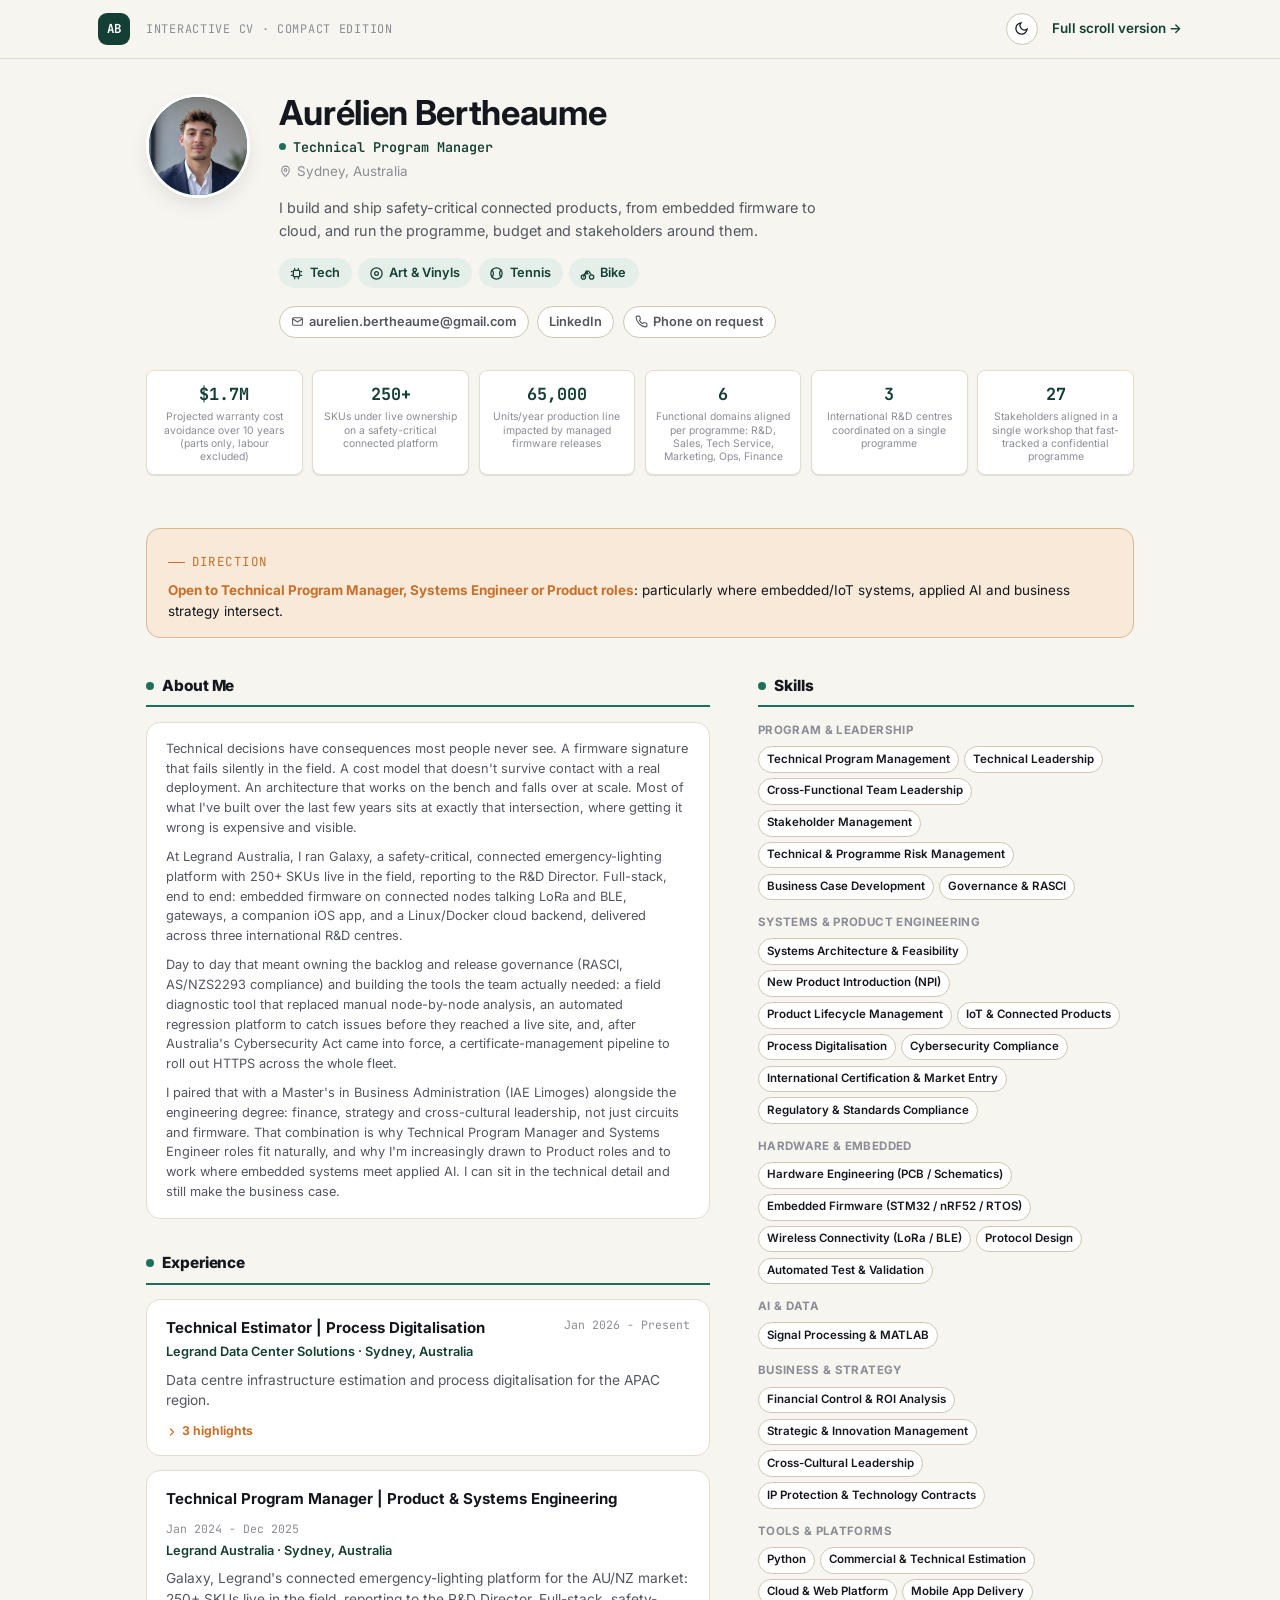
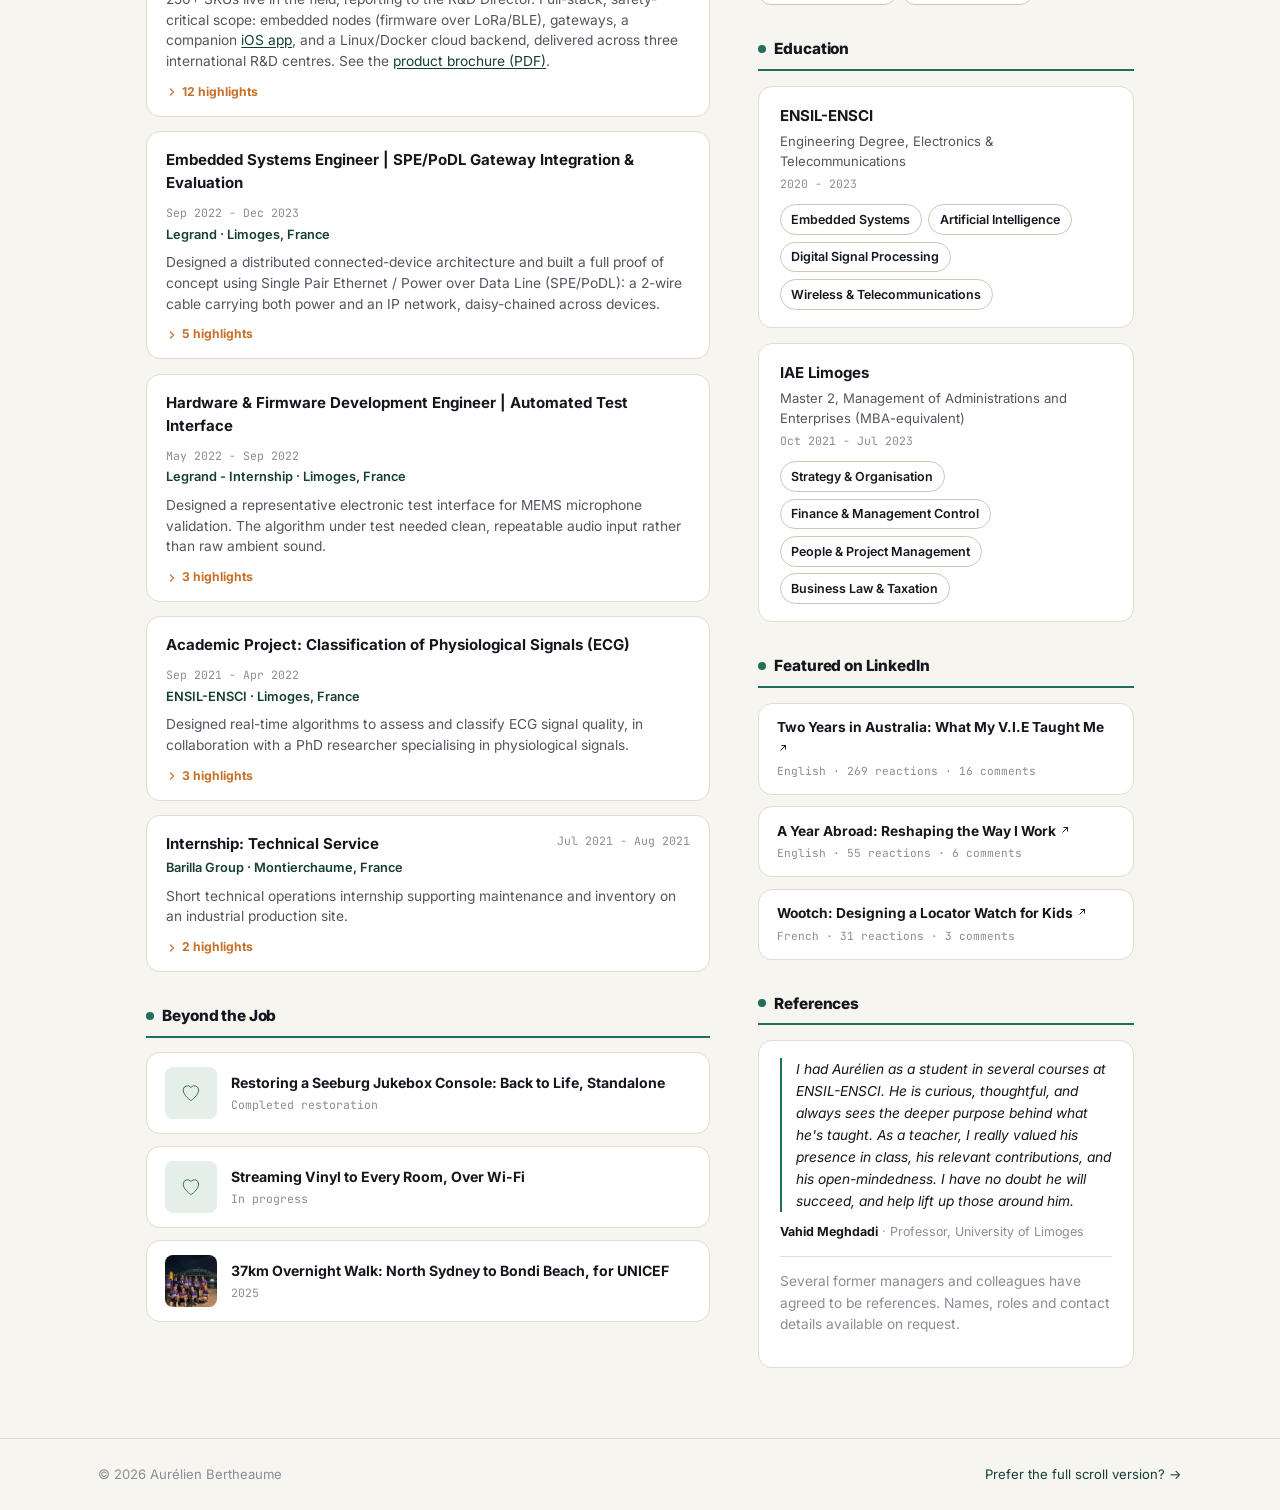
<file: index.html>
<!DOCTYPE html>
<html lang="en">
<head>
<meta charset="UTF-8">
<meta name="viewport" content="width=device-width, initial-scale=1">
<title>Aurélien Bertheaume | Technical Program Manager</title>
<meta name="description" content="Interactive CV: Technical Program Manager working across systems engineering, embedded hardware, NPI and product development, based in Sydney.">

<link rel="icon" href="data:image/svg+xml,%3Csvg xmlns='http://www.w3.org/2000/svg' viewBox='0 0 64 64'%3E%3Crect width='64' height='64' rx='16' fill='%23143f34'/%3E%3Ctext x='32' y='42' font-family='monospace' font-size='26' font-weight='700' fill='%23ffffff' text-anchor='middle'%3EAB%3C/text%3E%3C/svg%3E">

<link rel="preconnect" href="https://fonts.googleapis.com">
<link rel="preconnect" href="https://fonts.gstatic.com" crossorigin>
<link href="https://fonts.googleapis.com/css2?family=Inter:wght@400;500;600;700;800&family=JetBrains+Mono:wght@400;500;600;700&display=swap" rel="stylesheet">

<link rel="stylesheet" href="assets/css/style.css">
<link rel="stylesheet" href="assets/css/compact.css">
</head>
<body class="compact-page">

<a class="skip-link" href="#main">Skip to content</a>

<header class="cbar">
  <div class="cbar-inner">
    <a class="cbar-brand" href="#top">AB</a>
    <p class="cbar-tag">Interactive CV · compact edition</p>
    <div class="cbar-actions">
      <button class="theme-toggle" id="theme-toggle" type="button" aria-label="Toggle light/dark theme">
        <svg class="icon-moon" viewBox="0 0 24 24" fill="none" stroke="currentColor" stroke-width="2"><path d="M21 12.8A9 9 0 1 1 11.2 3 7 7 0 0 0 21 12.8Z"/></svg>
        <svg class="icon-sun" viewBox="0 0 24 24" fill="none" stroke="currentColor" stroke-width="2"><circle cx="12" cy="12" r="4"/><path d="M12 2v2M12 20v2M4.9 4.9l1.4 1.4M17.7 17.7l1.4 1.4M2 12h2M20 12h2M4.9 19.1l1.4-1.4M17.7 6.3l1.4-1.4"/></svg>
      </button>
      <a class="cbar-full-link" href="full.html">Full scroll version →</a>
    </div>
  </div>
</header>

<main id="main" class="cwrap" id="top">

  <!-- ============================== MASTHEAD ============================== -->
  <section class="masthead">
    <div class="masthead-photo" id="masthead-photo">
      <span id="masthead-initials">AB</span>
    </div>

    <div class="masthead-id">
      <h1 id="m-name">Aurélien Bertheaume</h1>
      <p class="masthead-role"><span class="role-dot"></span><span id="m-role-text">Technical Program Manager</span></p>
      <p class="masthead-location">
        <svg viewBox="0 0 24 24" width="13" height="13" fill="none" stroke="currentColor" stroke-width="2"><path d="M12 21s7-6.5 7-12a7 7 0 1 0-14 0c0 5.5 7 12 7 12Z"/><circle cx="12" cy="9" r="2.5"/></svg>
        <span id="m-location">Sydney, Australia</span>
      </p>
    </div>

    <p class="masthead-tagline" id="m-tagline"></p>

    <div class="masthead-passions" id="m-passions"></div>

    <div class="masthead-contact" id="m-contact"></div>

    <div class="masthead-kpis" id="m-kpis"></div>
  </section>

  <div class="direction-strip">
    <div class="direction-strip-inner">
      <p class="eyebrow">Direction</p>
      <p id="m-direction"></p>
    </div>
  </div>

  <!-- ============================== NEWSPAPER GRID ============================== -->
  <div class="newspaper-grid">

    <!-- MAIN COLUMN -->
    <div class="col col-main">

      <h2 class="col-title">About Me</h2>
      <div class="col-block" id="c-about"></div>

      <h2 class="col-title">Experience</h2>
      <div class="col-block" id="c-experience"></div>

      <h2 class="col-title">Beyond the Job</h2>
      <div class="col-block" id="c-beyond"></div>

    </div>

    <!-- SIDE COLUMN -->
    <div class="col col-side">

      <h2 class="col-title">Skills</h2>
      <div class="col-block" id="c-skills"></div>

      <h2 class="col-title">Education</h2>
      <div class="col-block" id="c-education"></div>

      <h2 class="col-title">Featured on LinkedIn</h2>
      <div class="col-block" id="c-linkedin"></div>

      <h2 class="col-title">References</h2>
      <div class="col-block" id="c-references"></div>

    </div>
  </div>

</main>

<footer class="cfooter">
  <div class="cwrap cfooter-inner">
    <p>© <span id="c-year"></span> Aurélien Bertheaume</p>
    <a href="full.html">Prefer the full scroll version? →</a>
  </div>
</footer>

<!-- ============================== MODAL (shared markup/behaviour with the full site) ============================== -->
<dialog id="detail-modal" aria-labelledby="modal-title">
  <div class="modal-card">
    <div class="modal-head">
      <div>
        <p class="eyebrow" id="modal-kicker" style="margin-bottom:.4rem"></p>
        <h3 id="modal-title" style="margin:0"></h3>
      </div>
      <button class="modal-close" id="modal-close" type="button" aria-label="Close">
        <svg viewBox="0 0 24 24" width="16" height="16" fill="none" stroke="currentColor" stroke-width="2"><path d="M6 6l12 12M18 6L6 18"/></svg>
      </button>
    </div>
    <div class="modal-body" id="modal-body"></div>
  </div>
</dialog>

<script src="assets/js/data.js"></script>
<script src="assets/js/compact.js"></script>
</body>
</html>
</file>
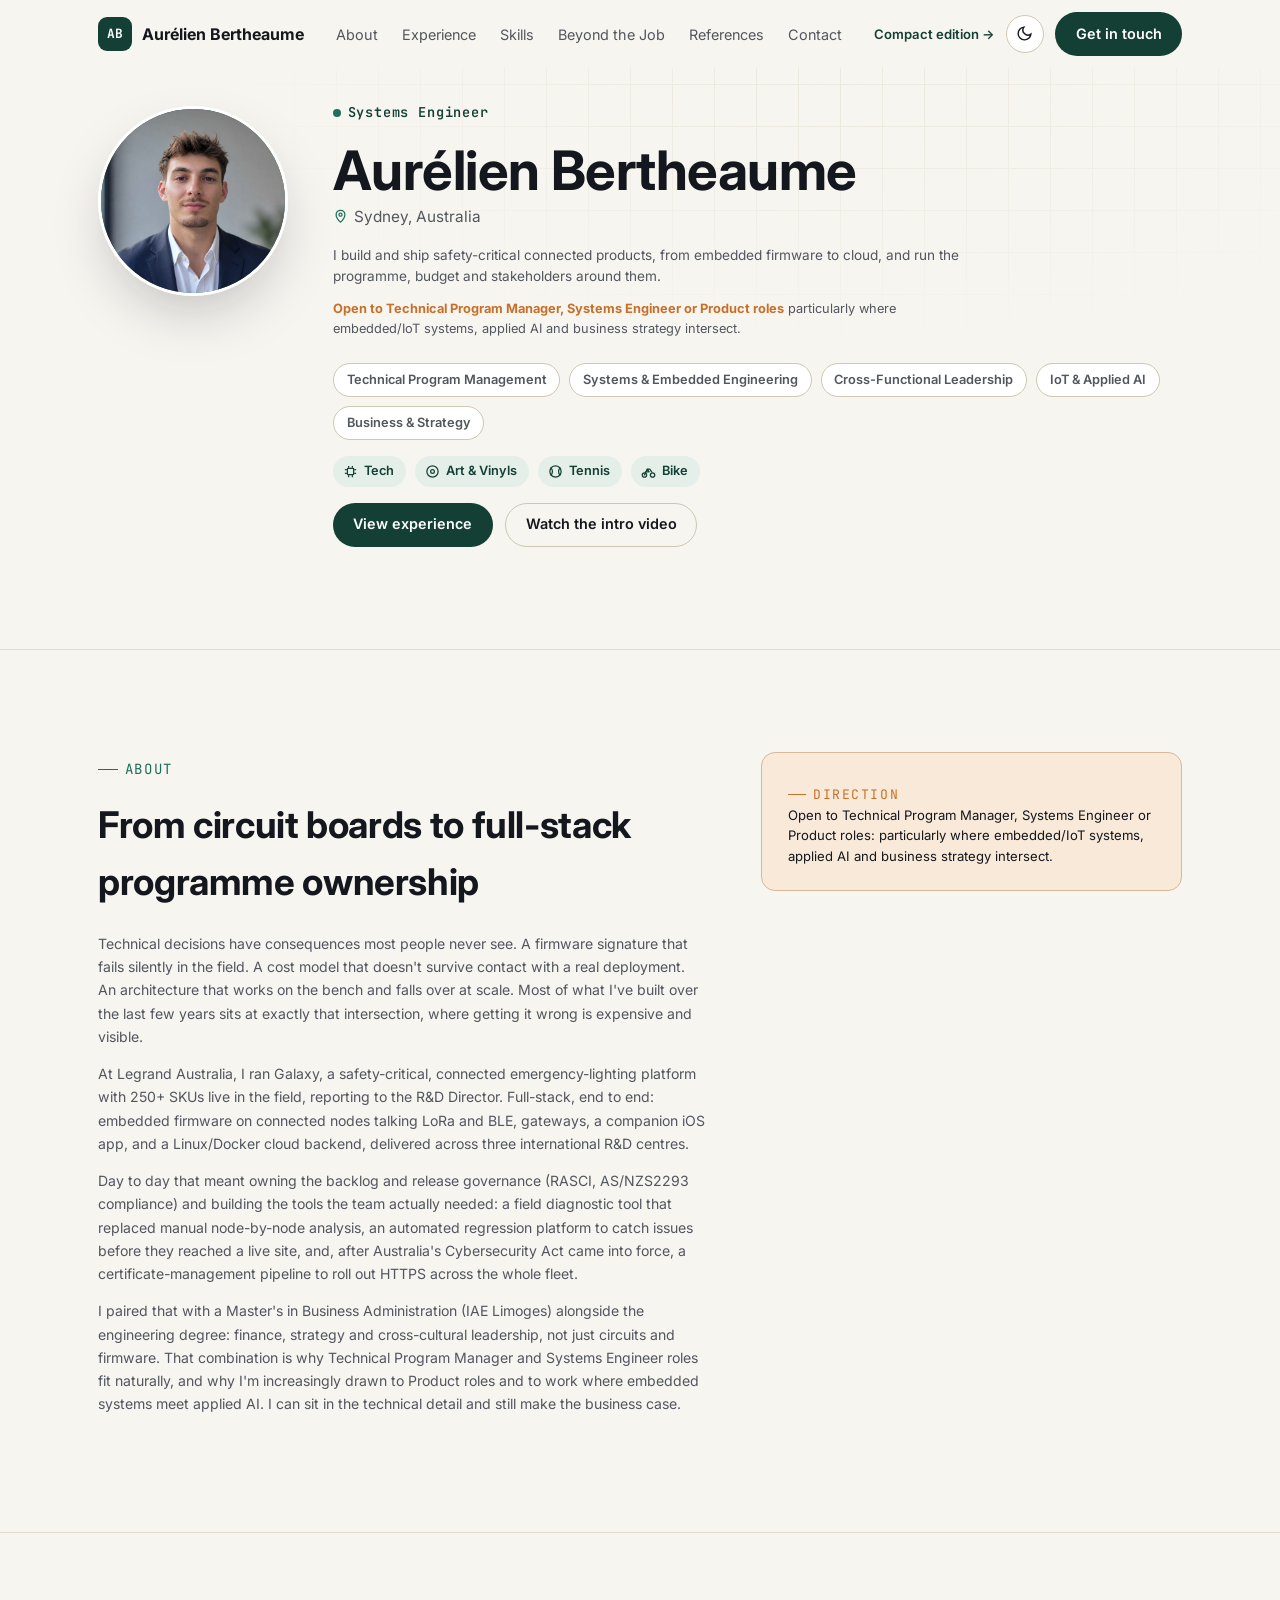
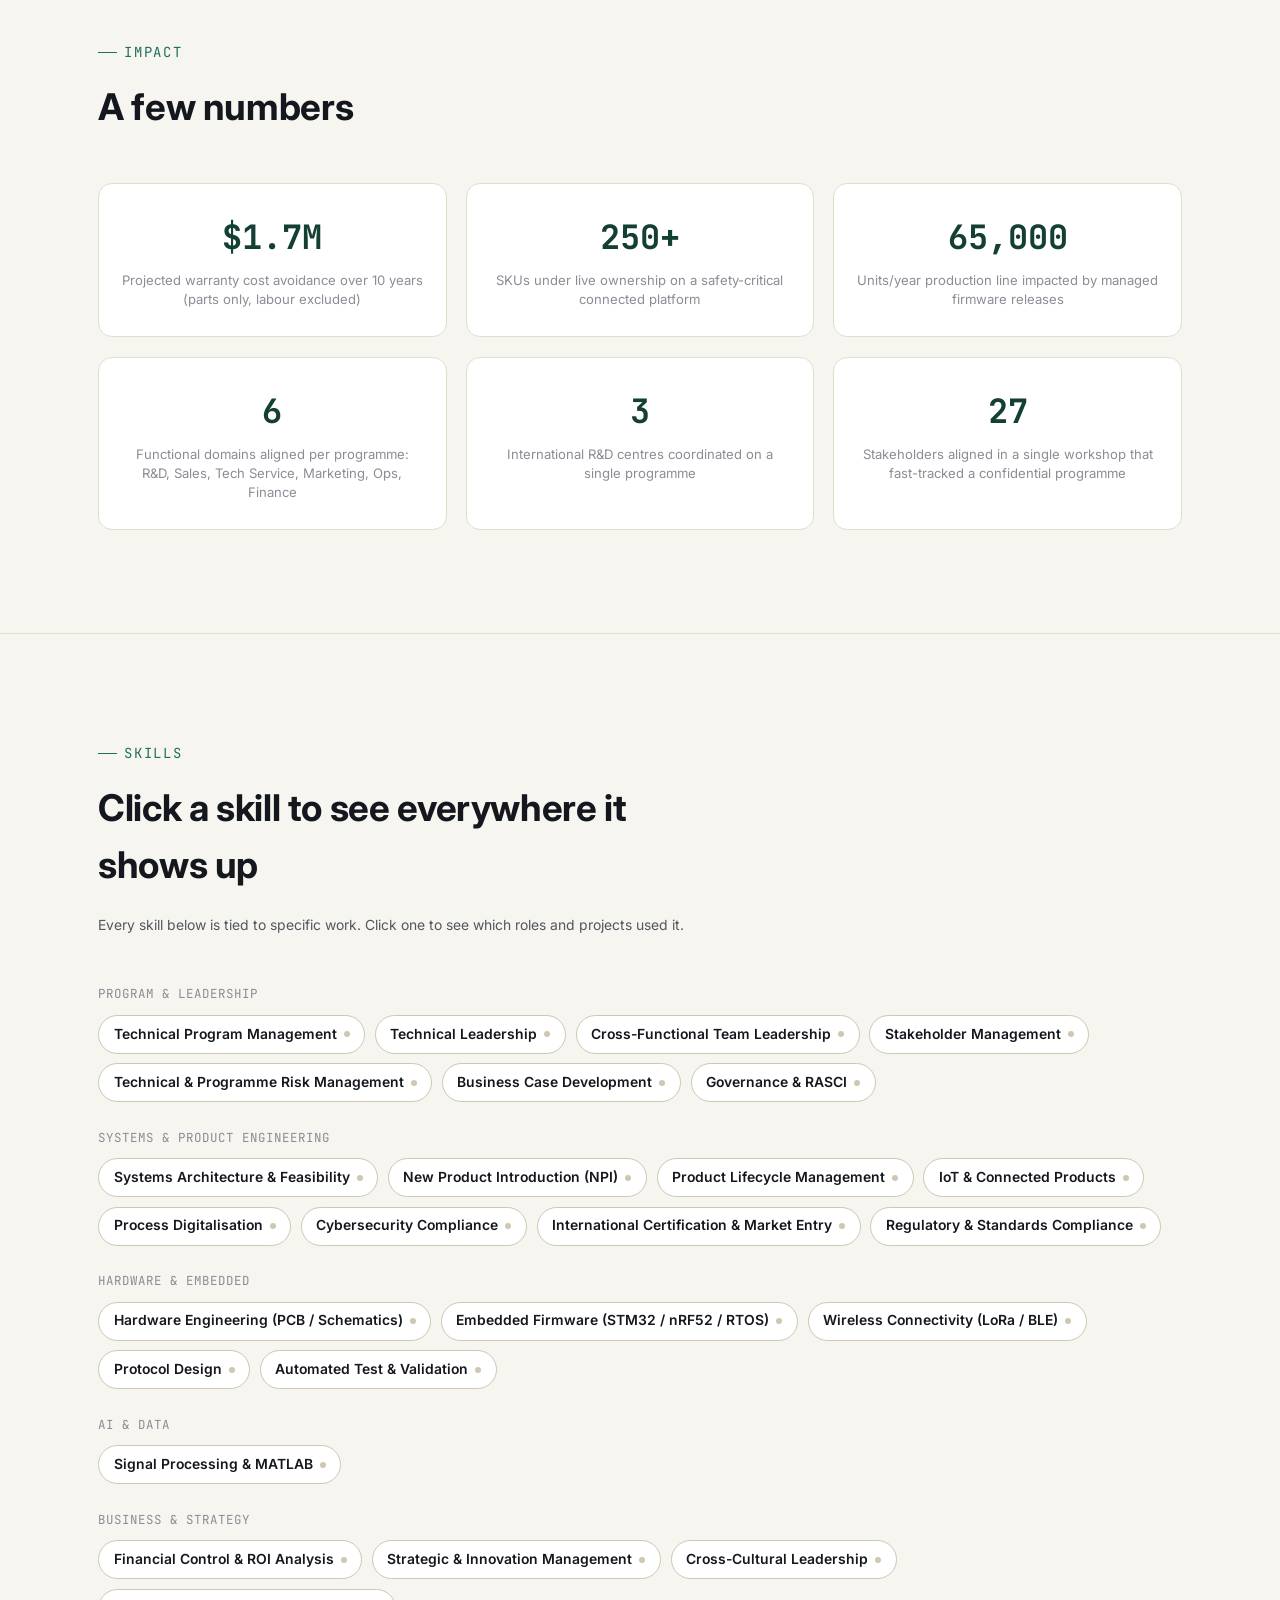
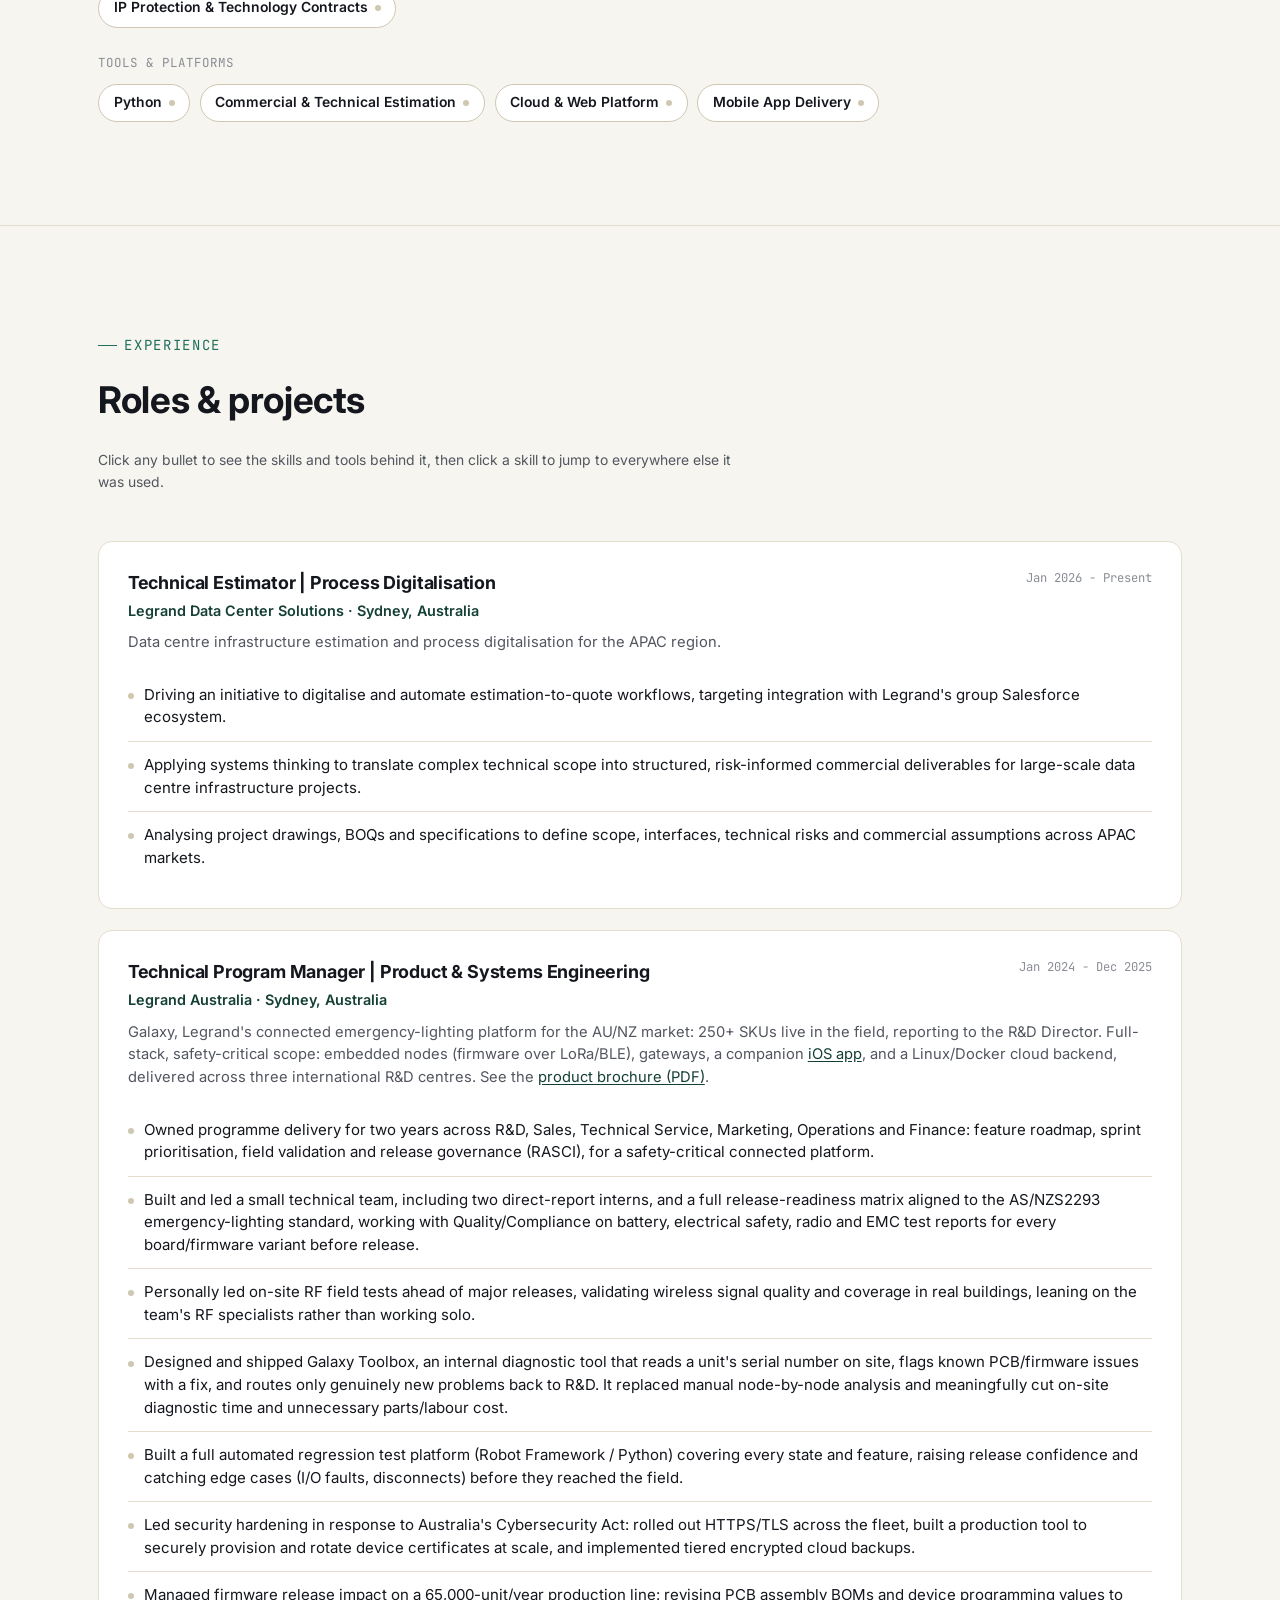
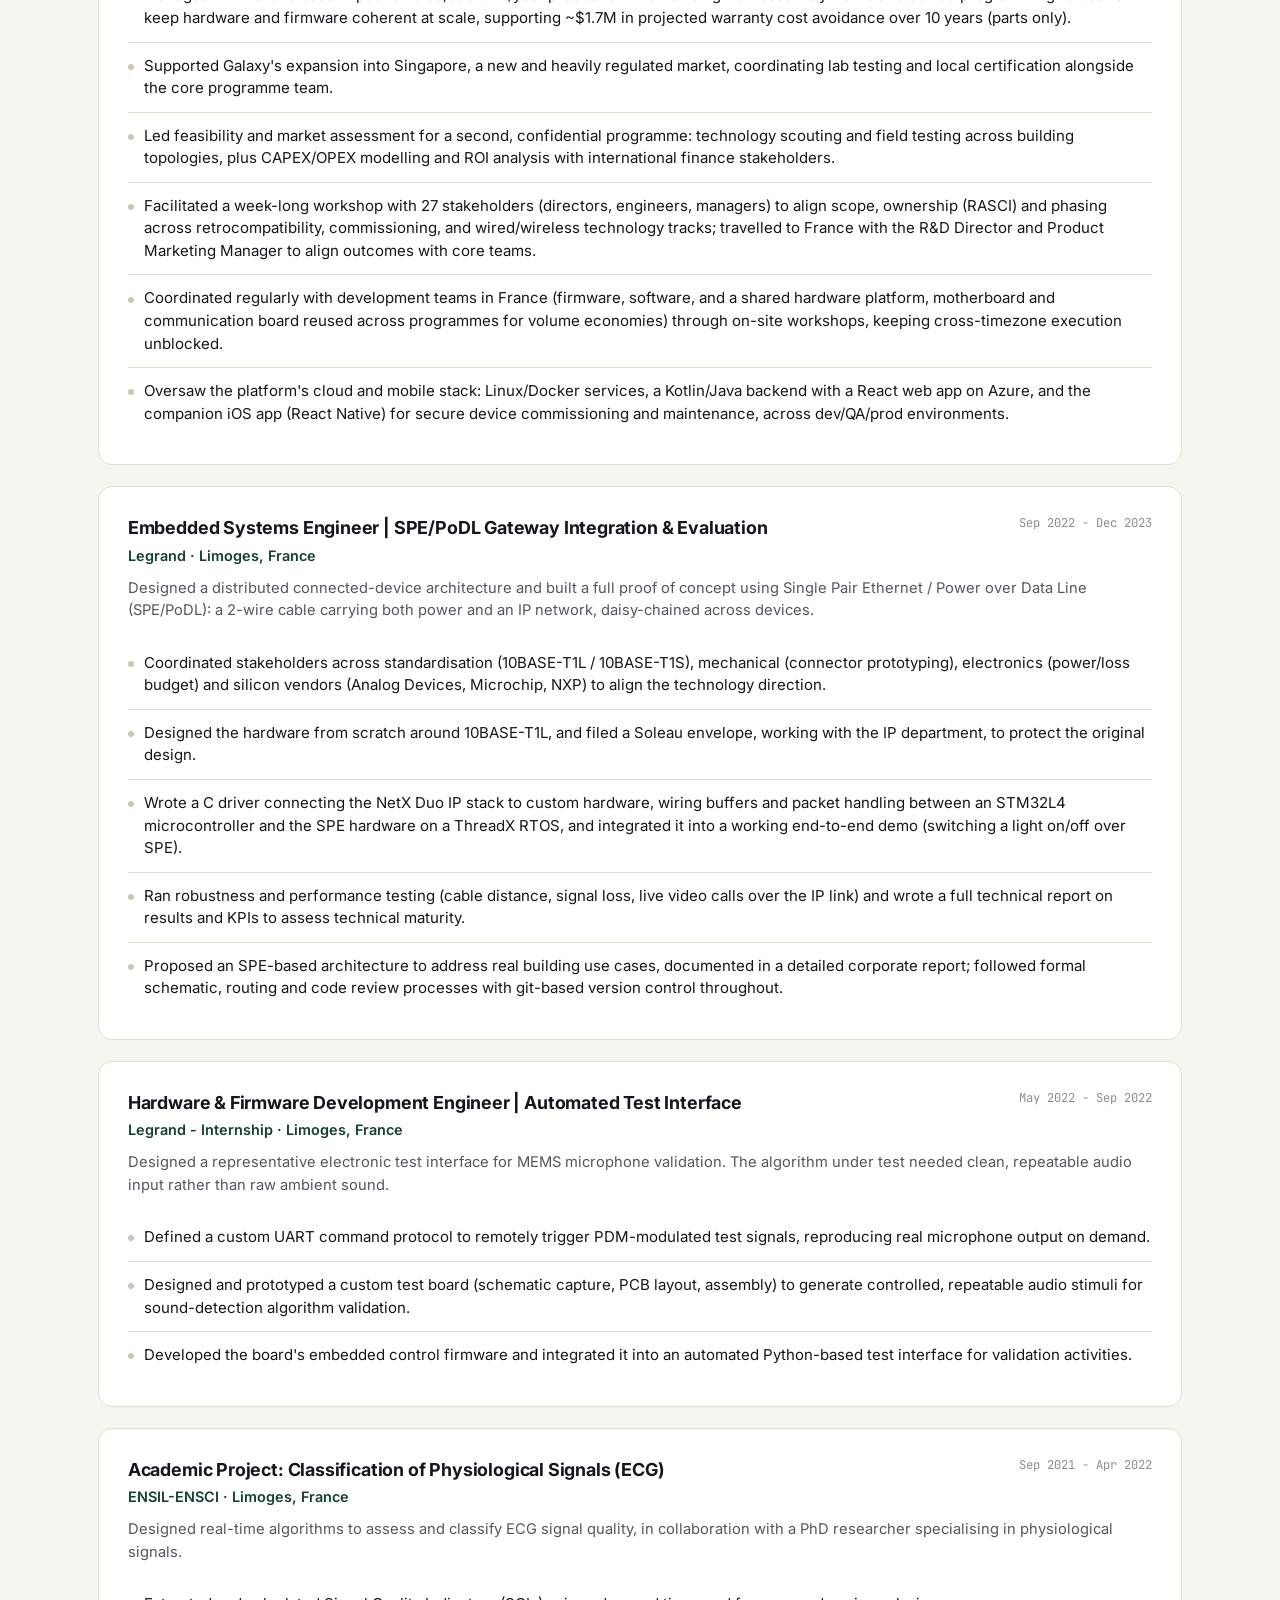
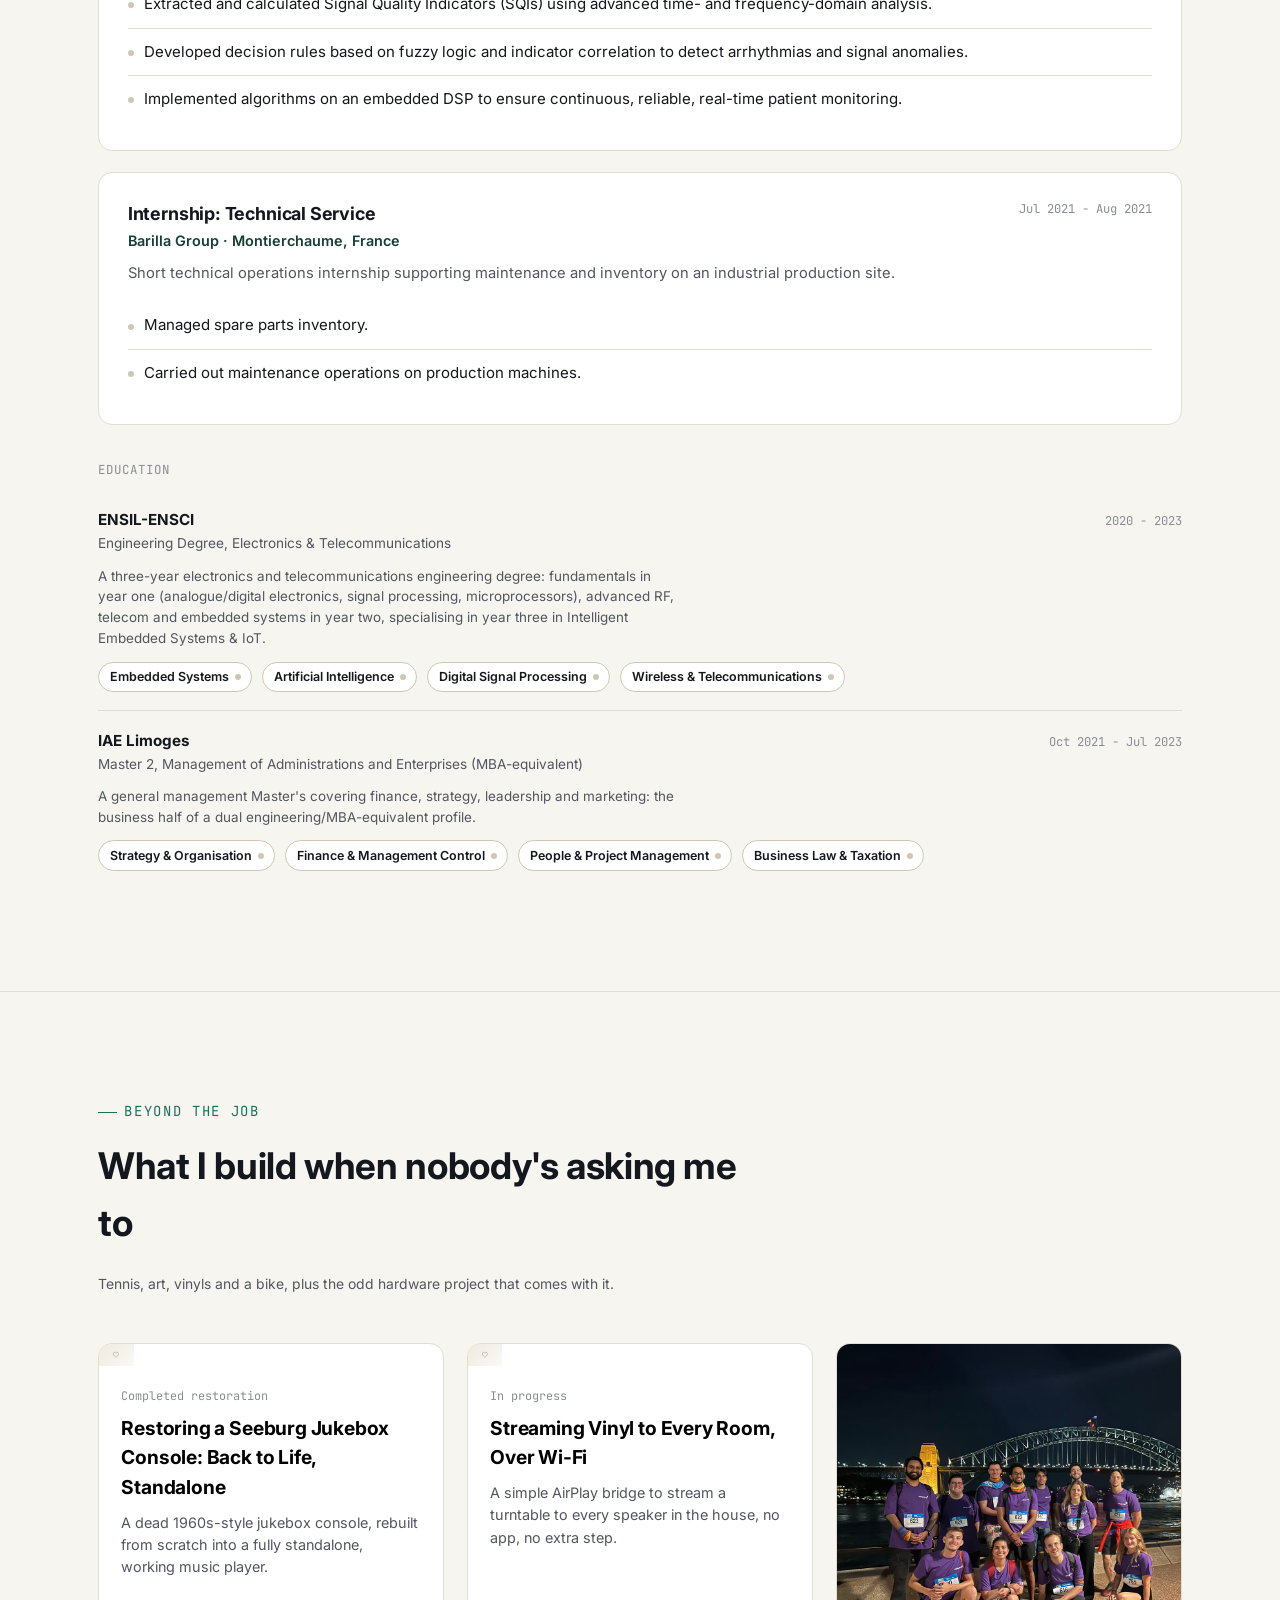
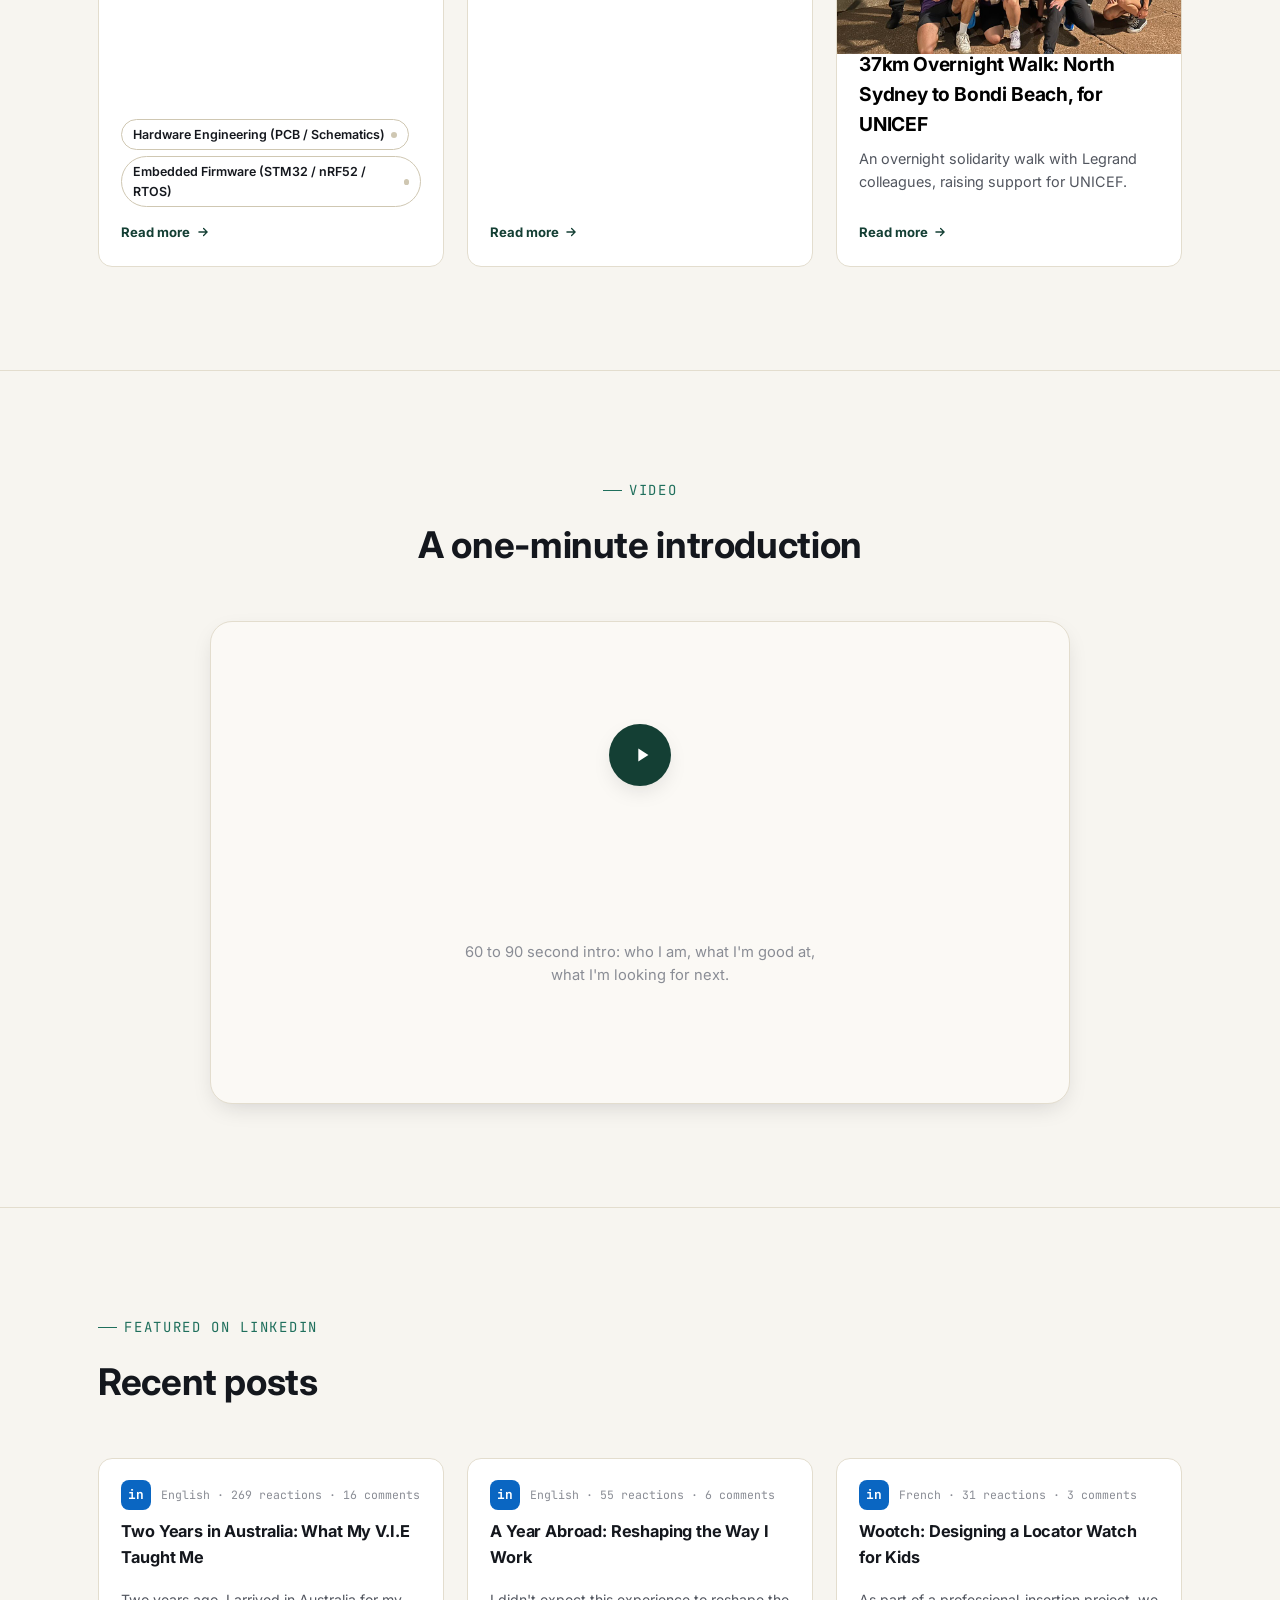
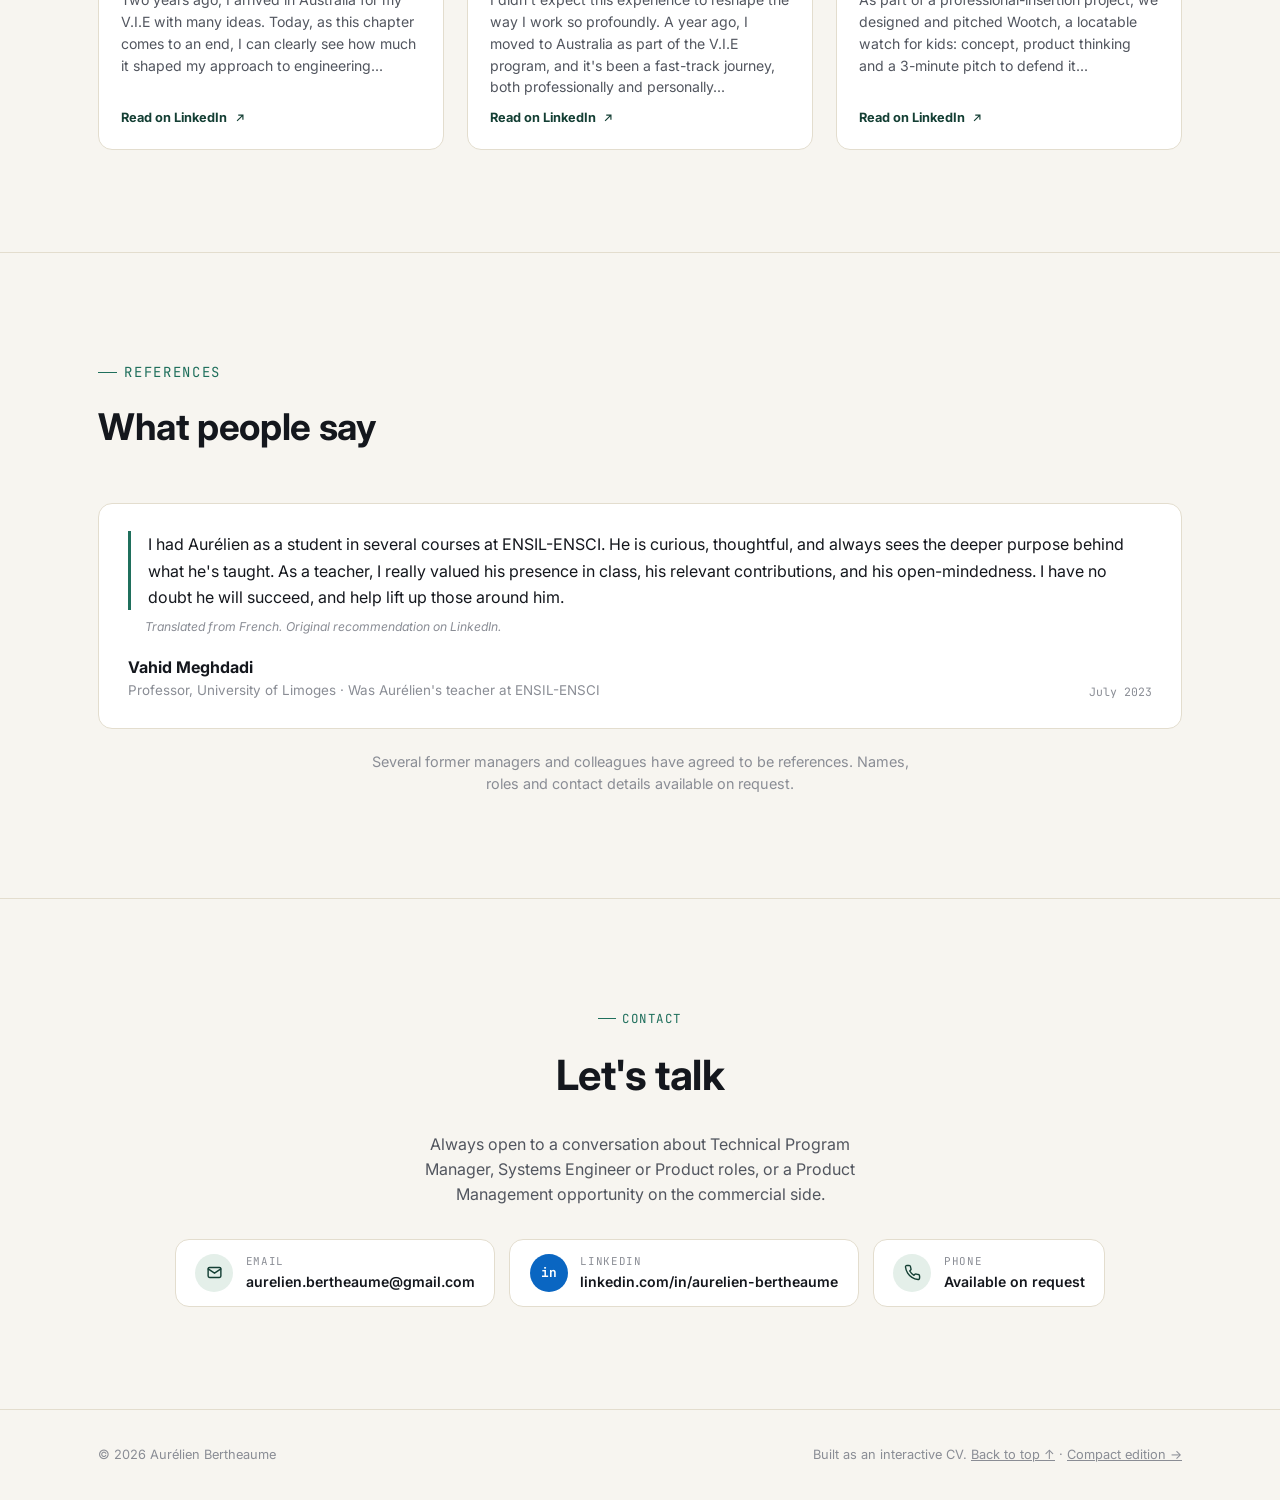
<file: full.html>
<!DOCTYPE html>
<html lang="en">
<head>
<meta charset="UTF-8">
<meta name="viewport" content="width=device-width, initial-scale=1">
<title>Aurélien Bertheaume | Technical Program Manager</title>
<meta name="description" content="Interactive CV: Technical Program Manager working across systems engineering, embedded hardware, NPI and product development, based in Sydney.">

<link rel="icon" href="data:image/svg+xml,%3Csvg xmlns='http://www.w3.org/2000/svg' viewBox='0 0 64 64'%3E%3Crect width='64' height='64' rx='16' fill='%23143f34'/%3E%3Ctext x='32' y='42' font-family='monospace' font-size='26' font-weight='700' fill='%23ffffff' text-anchor='middle'%3EAB%3C/text%3E%3C/svg%3E">

<link rel="preconnect" href="https://fonts.googleapis.com">
<link rel="preconnect" href="https://fonts.gstatic.com" crossorigin>
<link href="https://fonts.googleapis.com/css2?family=Inter:wght@400;500;600;700;800&family=JetBrains+Mono:wght@400;500;600;700&display=swap" rel="stylesheet">

<link rel="stylesheet" href="assets/css/style.css">
</head>
<body>

<a class="skip-link" href="#main">Skip to content</a>

<!-- ============================== HEADER ============================== -->
<header class="site-header" id="site-header">
  <div class="wrap">
    <a class="brand" href="#top">
      <span class="mark" id="brand-mark">AB</span>
      <span id="brand-name">Aurélien Bertheaume</span>
    </a>

    <nav aria-label="Primary">
      <ul class="nav-links" id="nav-links">
        <li><a href="#about">About</a></li>
        <li><a href="#experience">Experience</a></li>
        <li><a href="#skills">Skills</a></li>
        <li><a href="#beyond">Beyond the Job</a></li>
        <li><a href="#references">References</a></li>
        <li><a href="#contact">Contact</a></li>
      </ul>
    </nav>

    <div class="header-actions">
      <a class="compact-link" href="index.html">Compact edition →</a>
      <button class="theme-toggle" id="theme-toggle" type="button" aria-label="Toggle light/dark theme">
        <svg class="icon-moon" viewBox="0 0 24 24" fill="none" stroke="currentColor" stroke-width="2"><path d="M21 12.8A9 9 0 1 1 11.2 3 7 7 0 0 0 21 12.8Z"/></svg>
        <svg class="icon-sun" viewBox="0 0 24 24" fill="none" stroke="currentColor" stroke-width="2"><circle cx="12" cy="12" r="4"/><path d="M12 2v2M12 20v2M4.9 4.9l1.4 1.4M17.7 17.7l1.4 1.4M2 12h2M20 12h2M4.9 19.1l1.4-1.4M17.7 6.3l1.4-1.4"/></svg>
      </button>
      <a class="btn btn-primary" href="#contact">Get in touch</a>
      <button class="nav-toggle" id="nav-toggle" type="button" aria-label="Open menu" aria-expanded="false">
        <span></span>
      </button>
    </div>
  </div>
</header>

<main id="main">

  <!-- ============================== HERO ============================== -->
  <section class="hero" id="top">
    <div class="wrap hero-grid">
      <div class="hero-photo-col">
        <div class="photo-frame" id="photo-frame">
          <div class="photo-placeholder" id="photo-placeholder">
            <span class="initials" id="photo-initials">AB</span>
          </div>
        </div>
      </div>

      <div class="hero-copy">
        <p class="role-cycler"><span class="dot"></span> <span id="role-text" class="role-text">Technical Program Manager</span></p>
        <h1 id="hero-name">Aurélien Bertheaume</h1>
        <p class="hero-location" id="hero-location">
          <svg viewBox="0 0 24 24" width="15" height="15" fill="none" stroke="currentColor" stroke-width="2"><path d="M12 21s7-6.5 7-12a7 7 0 1 0-14 0c0 5.5 7 12 7 12Z"/><circle cx="12" cy="9" r="2.5"/></svg>
          Sydney, Australia
        </p>
        <p class="tagline" id="hero-tagline">Technical Program Manager working at the intersection of systems engineering, product development and commercial decision-making.</p>
        <p class="pivot-line" id="pivot-line"><strong id="pivot-headline">Open to Product Manager roles</strong> <span id="pivot-note-inline"></span></p>
        <div class="chip-row" id="hero-highlights"></div>
        <div class="chip-row" id="hero-passions"></div>
        <div class="hero-actions">
          <a class="btn btn-primary" href="#experience">View experience</a>
          <a class="btn btn-ghost" href="#video">Watch the intro video</a>
        </div>
      </div>
    </div>
  </section>

  <!-- ============================== ABOUT ============================== -->
  <section id="about">
    <div class="wrap about-grid">
      <div class="about-body reveal">
        <p class="eyebrow">About</p>
        <h2>From circuit boards to full-stack programme ownership</h2>
        <div id="bio-paragraphs"></div>
      </div>
      <div class="pivot-callout reveal">
        <p class="eyebrow">Direction</p>
        <p id="pivot-callout-text"></p>
      </div>
    </div>
  </section>

  <!-- ============================== IMPACT / KPIs ============================== -->
  <section id="impact">
    <div class="wrap">
      <div class="section-head reveal">
        <p class="eyebrow">Impact</p>
        <h2>A few numbers</h2>
      </div>
      <div class="kpi-grid" id="kpi-grid"></div>
    </div>
  </section>

  <!-- ============================== SKILLS ============================== -->
  <section id="skills">
    <div class="wrap">
      <div class="section-head reveal">
        <p class="eyebrow">Skills</p>
        <h2>Click a skill to see everywhere it shows up</h2>
        <p>Every skill below is tied to specific work. Click one to see which roles and projects used it.</p>
      </div>
      <div class="skills-groups" id="skills-groups"></div>
    </div>
  </section>

  <!-- ============================== EXPERIENCE ============================== -->
  <section id="experience">
    <div class="wrap">
      <div class="section-head reveal">
        <p class="eyebrow">Experience</p>
        <h2>Roles &amp; projects</h2>
        <p>Click any bullet to see the skills and tools behind it, then click a skill to jump to everywhere else it was used.</p>
      </div>
      <div class="timeline" id="experience-timeline"></div>

      <div class="education-block reveal">
        <span class="skill-group-label">Education</span>
        <div id="education-list"></div>
      </div>
    </div>
  </section>

  <!-- ============================== BEYOND THE JOB ============================== -->
  <section id="beyond">
    <div class="wrap">
      <div class="section-head reveal">
        <p class="eyebrow">Beyond the job</p>
        <h2>What I build when nobody's asking me to</h2>
        <p>Tennis, art, vinyls and a bike, plus the odd hardware project that comes with it.</p>
      </div>
      <div class="card-grid" id="personal-grid"></div>
    </div>
  </section>

  <!-- ============================== VIDEO ============================== -->
  <section id="video">
    <div class="wrap">
      <div class="section-head reveal" style="max-width:640px;margin-left:auto;margin-right:auto;text-align:center">
        <p class="eyebrow" style="justify-content:center">Video</p>
        <h2>A one-minute introduction</h2>
      </div>
      <div class="video-shell reveal" id="video-shell">
        <div class="video-placeholder">
          <div class="play-badge">
            <svg viewBox="0 0 24 24" fill="currentColor"><path d="M8 5v14l11-7z"/></svg>
          </div>
          <p class="cap" id="video-caption">Intro video coming soon. Add a YouTube or Vimeo link in data.js (video.url).</p>
        </div>
      </div>
    </div>
  </section>

  <!-- ============================== LINKEDIN ============================== -->
  <section id="linkedin">
    <div class="wrap">
      <div class="section-head reveal">
        <p class="eyebrow">Featured on LinkedIn</p>
        <h2>Recent posts</h2>
      </div>
      <div class="card-grid" id="linkedin-grid"></div>
    </div>
  </section>

  <!-- ============================== REFERENCES ============================== -->
  <section id="references">
    <div class="wrap">
      <div class="section-head reveal">
        <p class="eyebrow">References</p>
        <h2>What people say</h2>
      </div>
      <div class="reference-grid" id="reference-grid"></div>
      <p class="reference-note" id="reference-note"></p>
    </div>
  </section>

  <!-- ============================== CONTACT ============================== -->
  <section id="contact" class="contact-section">
    <div class="wrap">
      <p class="eyebrow" style="justify-content:center">Contact</p>
      <h2>Let's talk</h2>
      <p style="max-width:46ch;margin:0 auto">Always open to a conversation about Technical Program Manager, Systems Engineer or Product roles, or a Product Management opportunity on the commercial side.</p>
      <div class="contact-links" id="contact-links"></div>
    </div>
  </section>

</main>

<footer class="site-footer">
  <div class="wrap">
    <p id="footer-name">© <span id="footer-year"></span> Aurélien Bertheaume</p>
    <p>Built as an interactive CV. <a href="#top">Back to top ↑</a> · <a href="index.html">Compact edition →</a></p>
  </div>
</footer>

<!-- ============================== MODAL ============================== -->
<dialog id="detail-modal" aria-labelledby="modal-title">
  <div class="modal-card">
    <div class="modal-head">
      <div>
        <p class="eyebrow" id="modal-kicker" style="margin-bottom:.4rem"></p>
        <h3 id="modal-title" style="margin:0"></h3>
      </div>
      <button class="modal-close" id="modal-close" type="button" aria-label="Close">
        <svg viewBox="0 0 24 24" width="16" height="16" fill="none" stroke="currentColor" stroke-width="2"><path d="M6 6l12 12M18 6L6 18"/></svg>
      </button>
    </div>
    <div class="modal-body" id="modal-body"></div>
  </div>
</dialog>

<script src="assets/js/data.js"></script>
<script src="assets/js/app.js"></script>
</body>
</html>
</file>
<file: assets/css/style.css>
/* ==========================================================================
   CV interactif — feuille de style
   Palette : papier chaud + encre marine + accent émeraude + accent ambre
   (l'ambre sert uniquement à attirer l'œil sur les liens compétences <-> projets)
   ========================================================================== */

:root{
  --bg:            #f7f5f0;
  --bg-soft:       #efeae0;
  --surface:       #ffffff;
  --surface-tint:  #fbf9f5;
  --ink:           #14171d;
  --ink-soft:      #52565f;
  --ink-faint:     #8a8d95;
  --line:          #e3ddce;
  --line-strong:   #cfc7b2;

  --accent:        #1f6f5c;
  --accent-strong: #143f34;
  --accent-tint:   #e4efe9;
  /* Stays constant across themes — for solid button/badge backgrounds paired
     with white text, where --accent-strong (which flips light in dark mode
     for text-on-dark contrast) would fail contrast. */
  --accent-solid:  #143f34;

  --focus:         #c8702a;
  --focus-tint:    #f8e9d9;

  --shadow-sm: 0 1px 2px rgba(20,23,29,.06), 0 1px 1px rgba(20,23,29,.04);
  --shadow-md: 0 8px 24px -8px rgba(20,23,29,.18);
  --shadow-lg: 0 24px 60px -16px rgba(20,23,29,.28);

  --radius-sm: 8px;
  --radius-md: 14px;
  --radius-lg: 22px;

  --font-sans: "Inter", "Helvetica Neue", Arial, sans-serif;
  --font-mono: "JetBrains Mono", "SFMono-Regular", Menlo, monospace;

  --container: 1180px;
  --gutter: clamp(1.25rem, 4vw, 3rem);

  --ease: cubic-bezier(.16,.84,.44,1);
}

:root[data-theme="dark"]{
  --bg:            #12141a;
  --bg-soft:       #191c23;
  --surface:       #1b1e26;
  --surface-tint:  #20232c;
  --ink:           #f2f1ec;
  --ink-soft:      #b9bcc6;
  --ink-faint:     #797e8a;
  --line:          #2a2e38;
  --line-strong:   #383d4a;

  --accent:        #4fb999;
  --accent-strong: #bfe9d9;
  --accent-tint:   #1c2e29;

  --focus:         #e0975a;
  --focus-tint:    #2e2318;

  --shadow-sm: 0 1px 2px rgba(0,0,0,.35);
  --shadow-md: 0 8px 24px -8px rgba(0,0,0,.5);
  --shadow-lg: 0 24px 60px -16px rgba(0,0,0,.6);
}

@media (prefers-color-scheme: dark){
  :root:not([data-theme="light"]){
    --bg:            #12141a;
    --bg-soft:       #191c23;
    --surface:       #1b1e26;
    --surface-tint:  #20232c;
    --ink:           #f2f1ec;
    --ink-soft:      #b9bcc6;
    --ink-faint:     #797e8a;
    --line:          #2a2e38;
    --line-strong:   #383d4a;

    --accent:        #4fb999;
    --accent-strong: #bfe9d9;
    --accent-tint:   #1c2e29;

    --focus:         #e0975a;
    --focus-tint:    #2e2318;

    --shadow-sm: 0 1px 2px rgba(0,0,0,.35);
    --shadow-md: 0 8px 24px -8px rgba(0,0,0,.5);
    --shadow-lg: 0 24px 60px -16px rgba(0,0,0,.6);
  }
}

*, *::before, *::after{ box-sizing: border-box; }
html{ scroll-behavior: smooth; }
@media (prefers-reduced-motion: reduce){
  html{ scroll-behavior: auto; }
  *{ animation-duration: .01ms !important; animation-iteration-count: 1 !important; transition-duration: .01ms !important; }
}

body{
  margin: 0;
  background: var(--bg);
  color: var(--ink);
  font-family: var(--font-sans);
  font-size: 16px;
  line-height: 1.55;
  -webkit-font-smoothing: antialiased;
  transition: background .3s var(--ease), color .3s var(--ease);
}

img{ max-width: 100%; display: block; }
a{ color: inherit; }
button{ font: inherit; }

.wrap{
  max-width: var(--container);
  margin: 0 auto;
  padding-left: var(--gutter);
  padding-right: var(--gutter);
}

section{ padding: clamp(3.5rem, 8vw, 7rem) 0; }
section + section{ border-top: 1px solid var(--line); }

.eyebrow{
  font-family: var(--font-mono);
  font-size: .78rem;
  letter-spacing: .12em;
  text-transform: uppercase;
  color: var(--accent);
  display: inline-flex;
  align-items: center;
  gap: .5em;
  margin: 0 0 .9rem;
}
.eyebrow::before{
  content: "";
  width: 1.4em; height: 1px;
  background: var(--accent);
  display: inline-block;
}

h1, h2, h3, h4{
  font-weight: 700;
  letter-spacing: -.01em;
  margin: 0 0 .6em;
}
h2{ font-size: clamp(1.7rem, 3vw, 2.3rem); }
h3{ font-size: 1.2rem; }
p{ margin: 0 0 1em; color: var(--ink-soft); }

.section-head{ max-width: 640px; margin-bottom: clamp(2rem, 4vw, 3rem); }
.section-head p{ font-size: .87rem; }

/* ---------- Skip link / a11y ---------- */
.skip-link{
  position: absolute; left: -999px; top: 0;
  background: var(--accent); color: #fff;
  padding: .7em 1.2em; border-radius: 0 0 8px 0; z-index: 999;
}
.skip-link:focus{ left: 0; }

:focus-visible{ outline: 2px solid var(--focus); outline-offset: 3px; border-radius: 4px; }

/* ==========================================================================
   HEADER
   ========================================================================== */
/* Le flou de verre vit dans un ::before plutôt que sur .site-header lui-même :
   backdrop-filter sur l'en-tête ferait de lui le containing block de ses
   descendants position:fixed (dont le menu mobile), qui se retrouveraient
   alors coincés dans la hauteur de l'en-tête au lieu de couvrir l'écran. */
.site-header{
  position: fixed; top: 0; left: 0; right: 0; z-index: 60;
  border-bottom: 1px solid transparent;
  transition: border-color .3s var(--ease);
}
.site-header::before{
  content: "";
  position: absolute; inset: 0; z-index: -1;
  backdrop-filter: blur(10px) saturate(140%);
  background: color-mix(in srgb, var(--bg) 78%, transparent);
}
.site-header.is-scrolled{ border-color: var(--line); }

.site-header .wrap{
  display: flex; align-items: center; justify-content: space-between;
  height: 68px; gap: 1rem;
}

.brand{
  display: flex; align-items: center; gap: .6rem;
  font-weight: 700; font-size: 1rem; text-decoration: none;
  white-space: nowrap; flex: none;
}
.brand .mark{
  width: 34px; height: 34px; border-radius: 9px;
  background: var(--accent-solid);
  color: #fff;
  display: grid; place-items: center;
  font-family: var(--font-mono); font-size: .8rem; letter-spacing: .03em;
  flex: none;
}

.nav-links{
  display: flex; align-items: center; gap: 1.5rem;
  list-style: none; margin: 0; padding: 0;
}
.nav-links a{
  text-decoration: none; font-size: .9rem; color: var(--ink-soft);
  white-space: nowrap;
  transition: color .2s var(--ease);
}
.nav-links a:hover{ color: var(--ink); }

.header-actions{ display: flex; align-items: center; gap: .7rem; }

.compact-link{
  font-size: .82rem; font-weight: 600; color: var(--accent-strong);
  text-decoration: none; white-space: nowrap;
}
.compact-link:hover{ text-decoration: underline; }

.theme-toggle{
  width: 38px; height: 38px; border-radius: 50%;
  border: 1px solid var(--line-strong); background: var(--surface);
  color: var(--ink); cursor: pointer;
  display: grid; place-items: center;
  transition: transform .2s var(--ease), border-color .2s var(--ease);
}
.theme-toggle:hover{ border-color: var(--accent); transform: translateY(-1px); }
.theme-toggle svg{ width: 17px; height: 17px; }
.theme-toggle .icon-sun{ display: none; }
:root[data-theme="dark"] .theme-toggle .icon-moon{ display: none; }
:root[data-theme="dark"] .theme-toggle .icon-sun{ display: block; }

.btn{
  display: inline-flex; align-items: center; justify-content: center; gap: .5em;
  padding: .68em 1.35em;
  border-radius: 999px;
  font-size: .9rem; font-weight: 600;
  text-decoration: none; border: 1px solid transparent;
  cursor: pointer;
  transition: transform .18s var(--ease), box-shadow .18s var(--ease), background .18s var(--ease), border-color .18s var(--ease);
}
.btn-primary{ background: var(--accent-solid); color: #fff; }
.btn-primary:hover{ transform: translateY(-2px); box-shadow: var(--shadow-md); }
.btn-ghost{ border-color: var(--line-strong); color: var(--ink); background: transparent; }
.btn-ghost:hover{ border-color: var(--accent); color: var(--accent); }

.nav-toggle{
  display: none; width: 38px; height: 38px; border-radius: 9px;
  border: 1px solid var(--line-strong); background: var(--surface);
  align-items: center; justify-content: center; cursor: pointer;
}
.nav-toggle span, .nav-toggle span::before, .nav-toggle span::after{
  content: ""; display: block; width: 16px; height: 2px; background: var(--ink);
  position: relative; transition: transform .2s var(--ease), opacity .2s var(--ease);
}
.nav-toggle span::before{ position: absolute; top: -5px; }
.nav-toggle span::after{ position: absolute; top: 5px; }

/* ==========================================================================
   HERO
   ========================================================================== */
.hero{
  position: relative;
  padding-top: clamp(5rem, 8vw, 6.5rem);
  overflow: hidden;
  border-top: none;
}
.hero::before{
  content: "";
  position: absolute; inset: 0;
  background-image:
    linear-gradient(var(--line) 1px, transparent 1px),
    linear-gradient(90deg, var(--line) 1px, transparent 1px);
  background-size: 42px 42px;
  mask-image: radial-gradient(ellipse 70% 55% at 65% 15%, #000 0%, transparent 72%);
  opacity: .55;
  pointer-events: none;
}

.hero-grid{
  position: relative;
  display: flex;
  flex-wrap: wrap;
  align-items: flex-start;
  gap: clamp(1.6rem, 4vw, 2.8rem);
}
.hero-photo-col{ margin-top: .2rem; }

.role-cycler{
  font-family: var(--font-mono);
  font-size: .85rem;
  letter-spacing: .06em;
  color: var(--ink-soft);
  min-height: 1.6em;
  display: flex; align-items: baseline; gap: .5em;
  margin-bottom: 1.1rem;
}
.role-cycler .dot{ width: 8px; height: 8px; border-radius: 50%; background: var(--accent); flex: none; }
.role-cycler .role-text{ color: var(--accent-strong); font-weight: 600; }

.hero h1{
  font-size: clamp(2.2rem, 4.8vw, 3.4rem);
  line-height: 1.04;
  margin-bottom: .4rem;
}
.hero-copy{ flex: 1 1 460px; min-width: 280px; }

.hero-location{
  display: flex; align-items: center; gap: .4em;
  font-size: .96rem; color: var(--ink-soft);
  margin: 0 0 1rem;
}
.hero-location svg{ color: var(--accent); flex: none; }

.tagline{
  font-size: clamp(.85rem, 1vw, .93rem);
  color: var(--ink-soft);
  max-width: 74ch;
  margin-bottom: .8rem;
}
.pivot-line{
  font-size: .8rem;
  color: var(--ink-soft);
  max-width: 76ch;
  margin-bottom: 1.5rem;
}
.pivot-line strong{ color: var(--focus); font-weight: 700; }

.chip-row{ display: flex; flex-wrap: wrap; gap: .55rem; margin-bottom: 1rem; }
.chip-row:last-of-type{ margin-bottom: 2rem; }
.chip{
  font-size: .8rem; font-weight: 600;
  padding: .48em 1em;
  border-radius: 999px;
  background: var(--surface);
  border: 1px solid var(--line-strong);
  color: var(--ink-soft);
}
.passion-chip{
  display: inline-flex; align-items: center; gap: .45em;
  font-size: .8rem; font-weight: 600;
  padding: .42em .95em .42em .8em;
  border-radius: 999px;
  background: var(--accent-tint);
  color: var(--accent-strong);
}
.passion-chip svg{ width: 15px; height: 15px; flex: none; }

.hero-actions{ display: flex; flex-wrap: wrap; gap: .8rem; }

.hero-photo-col{ flex: none; }
.photo-frame{
  position: relative;
  width: clamp(140px, 16vw, 190px);
  aspect-ratio: 1 / 1;
  border-radius: 50%;
  overflow: hidden;
  background: linear-gradient(155deg, var(--accent-strong), var(--accent) 55%, #2d8a72);
  box-shadow: var(--shadow-lg);
  border: 3px solid var(--surface);
}
.photo-frame img{ width: 100%; height: 100%; object-fit: cover; }
.photo-placeholder{
  position: absolute; inset: 0;
  display: grid; place-items: center;
  color: #fff;
}
.photo-placeholder .initials{
  font-family: var(--font-mono);
  font-size: clamp(2.2rem, 5vw, 3rem);
  font-weight: 700;
  letter-spacing: .04em;
  opacity: .92;
}

@media (max-width: 640px){
  .hero-grid{ flex-direction: column; text-align: center; }
  .hero-location, .tagline, .pivot-line{ margin-left: auto; margin-right: auto; }
  .chip-row{ justify-content: center; }
  .hero-actions{ justify-content: center; }
}

/* ==========================================================================
   ABOUT
   ========================================================================== */
.about-grid{
  display: grid; grid-template-columns: 1.3fr .9fr; gap: clamp(2rem, 5vw, 3.5rem);
  align-items: start;
}
.about-body p{ font-size: .88rem; line-height: 1.65; }

.pivot-callout{
  background: var(--focus-tint);
  border: 1px solid color-mix(in srgb, var(--focus) 35%, var(--line));
  border-radius: var(--radius-md);
  padding: 1.5rem 1.6rem;
}
.pivot-callout .eyebrow{ color: var(--focus); }
.pivot-callout .eyebrow::before{ background: var(--focus); }
.pivot-callout p{ color: var(--ink); margin-bottom: 0; font-size: .82rem; line-height: 1.55; }

@media (max-width: 860px){ .about-grid{ grid-template-columns: 1fr; } }

/* ==========================================================================
   SKILLS
   ========================================================================== */
.skills-groups{ display: grid; gap: 1.6rem; }
.skill-group-label{
  font-family: var(--font-mono); font-size: .78rem; text-transform: uppercase;
  letter-spacing: .08em; color: var(--ink-faint); margin-bottom: .7rem; display: block;
}
.skill-chips{ display: flex; flex-wrap: wrap; gap: .6rem; }

.skill-chip{
  appearance: none; cursor: pointer;
  border: 1px solid var(--line-strong);
  background: var(--surface);
  color: var(--ink);
  padding: .55em 1.05em;
  border-radius: 999px;
  font-size: .87rem; font-weight: 600;
  display: inline-flex; align-items: center; gap: .5em;
  transition: border-color .18s var(--ease), background .18s var(--ease), color .18s var(--ease), transform .18s var(--ease);
}
.skill-chip::after{
  content: "";
  width: 6px; height: 6px; border-radius: 50%;
  background: var(--line-strong);
  transition: background .18s var(--ease);
}
.skill-chip:hover{ border-color: var(--focus); color: var(--focus); transform: translateY(-1px); }
.skill-chip:hover::after{ background: var(--focus); }
.skill-chip.is-active{ background: var(--focus); border-color: var(--focus); color: #fff; }
.skill-chip.is-active::after{ background: #fff; }
.skill-chip.is-small{ padding: .38em .85em; font-size: .78rem; }
.skill-chip.is-static{ cursor: default; }
.skill-chip.is-static:hover{ border-color: var(--line-strong); color: var(--ink); transform: none; }
.skill-chip.is-static:hover::after{ background: var(--line-strong); }

/* ==========================================================================
   KPIs / IMPACT
   ========================================================================== */
.kpi-grid{ display: grid; grid-template-columns: repeat(3, 1fr); gap: 1.2rem; }
.kpi-card{
  background: var(--surface);
  border: 1px solid var(--line);
  border-radius: var(--radius-md);
  padding: 1.7rem 1.4rem;
  text-align: center;
}
.kpi-value{
  font-family: var(--font-mono);
  font-size: clamp(1.6rem, 3vw, 2.1rem);
  font-weight: 700;
  color: var(--accent-strong);
}
.kpi-label{ font-size: .82rem; color: var(--ink-faint); margin-top: .5rem; line-height: 1.45; }
@media (max-width: 860px){ .kpi-grid{ grid-template-columns: repeat(2, 1fr); } }
@media (max-width: 480px){ .kpi-grid{ grid-template-columns: 1fr; } }

/* ==========================================================================
   EXPERIENCE — accordion timeline
   ========================================================================== */
.timeline{ display: flex; flex-direction: column; gap: 1.3rem; }
.exp-entry{
  background: var(--surface);
  border: 1px solid var(--line);
  border-radius: var(--radius-md);
  padding: 1.7rem 1.8rem;
  transition: box-shadow .3s var(--ease);
}
.exp-entry.is-flash, .education-block.is-flash{ animation: flashHighlight 1.4s var(--ease); border-radius: var(--radius-md); }
@keyframes flashHighlight{
  0%{ box-shadow: 0 0 0 3px var(--focus); }
  70%{ box-shadow: 0 0 0 3px var(--focus); }
  100%{ box-shadow: 0 0 0 0 transparent; }
}

.exp-head{ display: flex; justify-content: space-between; flex-wrap: wrap; gap: .4rem 1rem; margin-bottom: .3rem; }
.exp-title{ font-size: 1.12rem; margin: 0 0 .15rem; }
.exp-org{ font-size: .9rem; color: var(--accent-strong); font-weight: 600; margin: 0; }
.exp-meta{ font-family: var(--font-mono); font-size: .76rem; color: var(--ink-faint); white-space: nowrap; }
.exp-context{ font-size: .92rem; color: var(--ink-soft); margin: .6rem 0 1.1rem; }
.exp-context a{ color: var(--accent-strong); text-decoration: underline; text-underline-offset: 2px; }

.exp-bullets{ display: flex; flex-direction: column; }
.exp-bullet{ border-top: 1px solid var(--line); }
.exp-bullet:first-child{ border-top: none; }

.exp-bullet-toggle{
  display: flex; align-items: flex-start; gap: .65em;
  width: 100%; text-align: left;
  background: none; border: none; cursor: pointer;
  padding: .75rem 0; margin: 0;
  color: var(--ink); font-size: .94rem; line-height: 1.5;
  font-family: inherit;
}
.exp-bullet-toggle .bullet-dot{
  flex: none; width: 6px; height: 6px; border-radius: 50%;
  background: var(--line-strong); margin-top: .6em;
  transition: background .18s var(--ease);
}
.exp-bullet-toggle:hover{ color: var(--accent-strong); }
.exp-bullet-toggle:hover .bullet-dot{ background: var(--focus); }
.exp-bullet.is-open .bullet-dot{ background: var(--focus); }

.exp-bullet-detail{
  overflow: hidden; max-height: 0; opacity: 0;
  transition: max-height .32s var(--ease), opacity .25s var(--ease), margin .32s var(--ease);
  margin-left: 1.25em;
}
.exp-bullet.is-open .exp-bullet-detail{ max-height: 640px; opacity: 1; margin-bottom: 1rem; }
.exp-bullet-detail .skill-group-label{ margin-bottom: .5rem; }
.exp-bullet-photo{
  display: block; width: 100%; max-width: 340px;
  border-radius: 10px; border: 1px solid var(--line);
  margin-bottom: 1rem;
}

.education-block{ margin-top: 2.2rem; transition: box-shadow .3s var(--ease); }
.education-item{ padding: 1.1rem 0; border-top: 1px solid var(--line); }
.education-item:first-child{ border-top: none; }
.edu-head{ display: flex; justify-content: space-between; align-items: baseline; gap: 1rem; flex-wrap: wrap; }
.edu-school{ font-weight: 700; font-size: .95rem; }
.edu-degree{ font-size: .85rem; color: var(--ink-soft); margin-top: .1rem; }
.edu-intro{ font-size: .84rem; color: var(--ink-soft); line-height: 1.55; margin: .7rem 0 0; max-width: 72ch; }
.edu-focus{ margin-top: .8rem; }
.edu-period{ font-family: var(--font-mono); font-size: .76rem; color: var(--ink-faint); white-space: nowrap; }

/* ==========================================================================
   REFERENCES
   ========================================================================== */
.reference-grid{ display: grid; grid-template-columns: repeat(auto-fit, minmax(320px, 1fr)); gap: 1.4rem; margin-bottom: 1.4rem; }
.reference-card{ background: var(--surface); border: 1px solid var(--line); border-radius: var(--radius-md); padding: 1.7rem 1.8rem; }
.reference-quote{
  font-size: 1rem; color: var(--ink); line-height: 1.65;
  margin-bottom: .5rem; padding-left: 1.1rem;
  border-left: 3px solid var(--accent);
}
.reference-quote-note{ font-size: .76rem; color: var(--ink-faint); font-style: italic; margin: 0 0 1.1rem 1.1rem; }
.reference-who{ display: flex; justify-content: space-between; align-items: flex-end; gap: 1rem; flex-wrap: wrap; }
.reference-name{ font-weight: 700; }
.reference-role{ font-size: .84rem; color: var(--ink-faint); }
.reference-meta{ font-family: var(--font-mono); font-size: .72rem; color: var(--ink-faint); white-space: nowrap; }
.reference-note{ text-align: center; color: var(--ink-faint); font-size: .9rem; max-width: 62ch; margin: 0 auto; }

/* ==========================================================================
   CARDS — personal / linkedin
   ========================================================================== */
.card-grid{ display: grid; grid-template-columns: repeat(3, 1fr); gap: 1.4rem; }
@media (max-width: 980px){ .card-grid{ grid-template-columns: repeat(2, 1fr); } }
@media (max-width: 640px){ .card-grid{ grid-template-columns: 1fr; } }

.project-card{
  text-align: left;
  background: var(--surface);
  border: 1px solid var(--line);
  border-radius: var(--radius-md);
  padding: 0;
  overflow: hidden;
  cursor: pointer;
  display: flex; flex-direction: column;
  transition: transform .22s var(--ease), box-shadow .22s var(--ease), border-color .22s var(--ease);
}
.project-card:hover{ transform: translateY(-4px); box-shadow: var(--shadow-md); border-color: var(--line-strong); }

.card-visual{
  aspect-ratio: 16/10;
  display: grid; place-items: center;
  position: relative;
  background: var(--accent-tint);
  color: var(--accent-strong);
}
.card-visual svg{ width: 34%; height: 34%; }
.card-visual .cat-tag{
  position: absolute; top: .8rem; left: .8rem;
  font-family: var(--font-mono); font-size: .68rem;
  background: rgba(255,255,255,.85); color: var(--ink);
  padding: .3em .7em; border-radius: 999px;
  text-transform: uppercase; letter-spacing: .05em;
}
:root[data-theme="dark"] .card-visual .cat-tag{ background: rgba(20,23,29,.72); color: var(--ink); }

.card-body{ padding: 1.3rem 1.4rem 1.5rem; display: flex; flex-direction: column; gap: .55rem; flex: 1; }
.card-meta{ font-family: var(--font-mono); font-size: .74rem; color: var(--ink-faint); }
.card-body h3{ margin-bottom: 0; }
.card-body .summary{ font-size: .9rem; margin-bottom: .3rem; flex: 1; }
.card-skill-preview{ display: flex; flex-wrap: wrap; gap: .4rem; }

.card-arrow{
  margin-top: .4rem; display: inline-flex; align-items: center; gap: .4em;
  font-size: .82rem; font-weight: 700; color: var(--accent-strong);
}
.card-arrow svg{ width: 14px; height: 14px; transition: transform .2s var(--ease); }
.project-card:hover .card-arrow svg{ transform: translateX(3px); }

/* Personal project (magazine) cards */
.article-card .card-visual{ background: linear-gradient(135deg, var(--bg-soft), var(--surface-tint)); }
.article-card img.card-photo{ width: 100%; height: 100%; object-fit: cover; }

/* LinkedIn cards */
.li-card{
  background: var(--surface); border: 1px solid var(--line); border-radius: var(--radius-md);
  padding: 1.3rem 1.4rem; display: flex; flex-direction: column; gap: .6rem;
  text-decoration: none; transition: transform .2s var(--ease), box-shadow .2s var(--ease);
}
.li-card:hover{ transform: translateY(-4px); box-shadow: var(--shadow-md); }
.li-top{ display: flex; align-items: center; gap: .6rem; }
.li-badge{
  width: 30px; height: 30px; border-radius: 8px; background: #0a66c2; color: #fff;
  display: grid; place-items: center; font-family: var(--font-mono); font-weight: 700; font-size: .8rem; flex: none;
}
.li-date{ font-family: var(--font-mono); font-size: .72rem; color: var(--ink-faint); }
.li-card h3{ font-size: 1.02rem; }
.li-card .excerpt{ font-size: .88rem; margin-bottom: 0; }
.li-open{ font-size: .8rem; font-weight: 700; color: var(--accent-strong); display: inline-flex; align-items: center; gap: .4em; margin-top: auto; }

/* ==========================================================================
   VIDEO
   ========================================================================== */
.video-shell{
  position: relative; border-radius: var(--radius-lg); overflow: hidden;
  border: 1px solid var(--line); box-shadow: var(--shadow-md);
  aspect-ratio: 16/9; background: var(--surface-tint);
  max-width: 860px; margin: 0 auto;
}
.video-shell iframe{ position: absolute; inset: 0; width: 100%; height: 100%; border: 0; }
.video-placeholder{
  position: absolute; inset: 0; display: grid; place-items: center; gap: .9rem;
  text-align: center; padding: 2rem;
}
.play-badge{
  width: 62px; height: 62px; border-radius: 50%; background: var(--accent-solid); color: #fff;
  display: grid; place-items: center; box-shadow: var(--shadow-md);
}
.play-badge svg{ width: 22px; height: 22px; margin-left: 3px; }
.video-placeholder .cap{ max-width: 40ch; font-size: .92rem; color: var(--ink-faint); }

/* ==========================================================================
   CONTACT / FOOTER
   ========================================================================== */
.contact-section{ text-align: center; }
.contact-section h2{ font-size: clamp(1.9rem, 4vw, 2.6rem); }
.contact-links{ display: flex; flex-wrap: wrap; justify-content: center; gap: .9rem; margin-top: 2rem; }

.contact-card{
  display: flex; align-items: center; gap: .8rem;
  background: var(--surface); border: 1px solid var(--line);
  border-radius: var(--radius-md);
  padding: .8rem 1.2rem;
  text-decoration: none; color: var(--ink);
  text-align: left;
  transition: transform .18s var(--ease), box-shadow .18s var(--ease), border-color .18s var(--ease);
}
.contact-card:not(.is-static):hover{ transform: translateY(-2px); box-shadow: var(--shadow-md); border-color: var(--line-strong); }
.contact-card.is-static{ cursor: default; }
.cc-icon{
  flex: none; width: 38px; height: 38px; border-radius: 50%;
  display: grid; place-items: center;
  background: var(--accent-tint); color: var(--accent-strong);
}
.cc-icon svg{ width: 17px; height: 17px; }
.cc-icon-linkedin{ background: #0a66c2; color: #fff; font-family: var(--font-mono); font-weight: 700; font-size: .8rem; }
.cc-text{ display: flex; flex-direction: column; gap: .1rem; }
.cc-label{ font-family: var(--font-mono); font-size: .68rem; text-transform: uppercase; letter-spacing: .06em; color: var(--ink-faint); }
.cc-value{ font-size: .88rem; font-weight: 600; }

.site-footer{ padding: 2.2rem 0; border-top: 1px solid var(--line); }
.site-footer .wrap{ display: flex; justify-content: space-between; align-items: center; flex-wrap: wrap; gap: .8rem; }
.site-footer p{ margin: 0; font-size: .8rem; color: var(--ink-faint); }

/* ==========================================================================
   DIALOG (project / article / skill lens modal)
   ========================================================================== */
dialog#detail-modal{
  border: none; padding: 0; background: transparent; max-width: min(760px, 92vw);
  width: 100%; border-radius: var(--radius-lg);
  overflow: visible;
}
dialog#detail-modal::backdrop{
  background: rgba(15,17,21,.55);
  backdrop-filter: blur(3px);
}
.modal-card{
  background: var(--surface);
  border-radius: var(--radius-lg);
  border: 1px solid var(--line);
  box-shadow: var(--shadow-lg);
  max-height: 86vh; overflow-y: auto;
}
.modal-head{
  position: sticky; top: 0; z-index: 2;
  background: var(--surface);
  padding: 1.6rem 1.8rem 1rem;
  border-bottom: 1px solid var(--line);
  display: flex; justify-content: space-between; gap: 1rem; align-items: flex-start;
}
.modal-close{
  border: 1px solid var(--line-strong); background: var(--bg); color: var(--ink);
  width: 36px; height: 36px; border-radius: 50%; cursor: pointer; flex: none;
  display: grid; place-items: center;
}
.modal-close:hover{ border-color: var(--focus); color: var(--focus); }
.modal-body{ padding: 1.5rem 1.8rem 2rem; font-size: .93rem; }
.modal-body p{ font-size: .93rem; }
.modal-body h4{ font-family: var(--font-mono); font-size: .74rem; text-transform: uppercase; letter-spacing: .08em; color: var(--ink-faint); margin: 1.4rem 0 .6rem; }
.modal-body ul{ padding-left: 1.15rem; margin: 0 0 1rem; color: var(--ink-soft); font-size: .89rem; line-height: 1.55; }
.modal-body li{ margin-bottom: .4rem; }
.course-list li{ padding-left: .2rem; }
.modal-figure{ border-radius: var(--radius-md); overflow: hidden; margin-bottom: 1.2rem; aspect-ratio: 16/9; background: var(--accent-tint); }
.modal-figure img{ width: 100%; height: 100%; object-fit: cover; display: block; }
.modal-related{ display: flex; flex-direction: column; gap: .7rem; margin-top: .6rem; }

/* One card per experience (or personal project); several bullets from the
   same role are grouped inside it, distinct rows but visibly one unit. */
.related-group{
  text-align: left; border: 1px solid var(--line); background: var(--bg);
  border-radius: 10px; padding: .85rem 1rem;
}
.related-group-link{ cursor: pointer; width: 100%; font-family: inherit; transition: border-color .18s var(--ease); }
.related-group-link:hover{ border-color: var(--focus); }
.related-group-head{ display: flex; flex-wrap: wrap; align-items: baseline; gap: 0 .5em; }
.rc-kind{ font-family: var(--font-mono); font-size: .66rem; color: var(--ink-faint); text-transform: uppercase; flex-basis: 100%; }
.related-group-title{ font-size: .88rem; font-weight: 700; }
.related-group-meta{ font-family: var(--font-mono); font-size: .72rem; color: var(--ink-faint); }

.related-group-bullets{ margin-top: .3rem; }
.related-bullet{
  display: flex; align-items: flex-start; gap: .55em; width: 100%; text-align: left;
  background: none; border: none; border-top: 1px solid var(--line); cursor: pointer;
  padding: .55rem 0; margin: 0; font-family: inherit;
  font-size: .85rem; line-height: 1.5; color: var(--ink);
  transition: color .18s var(--ease);
}
.related-bullet:first-child{ border-top: none; }
.related-bullet:hover{ color: var(--focus); }
.related-bullet .bullet-dot{
  flex: none; width: 6px; height: 6px; border-radius: 50%; margin-top: .55em;
  background: var(--line-strong);
}
.related-bullet:hover .bullet-dot{ background: var(--focus); }

/* utility */
.visually-hidden{
  position: absolute !important; width: 1px; height: 1px; overflow: hidden;
  clip: rect(0 0 0 0); white-space: nowrap; border: 0; padding: 0; margin: -1px;
}

/* reveal-on-scroll */
.reveal{ opacity: 0; transform: translateY(16px); transition: opacity .6s var(--ease), transform .6s var(--ease); }
.reveal.is-visible{ opacity: 1; transform: translateY(0); }

/* nav mobile */
@media (max-width: 860px){
  .nav-links{
    position: fixed; inset: 68px 0 0 0; background: var(--bg);
    flex-direction: column; align-items: flex-start; padding: 2rem var(--gutter);
    transform: translateY(-8px); opacity: 0; pointer-events: none;
    transition: opacity .2s var(--ease), transform .2s var(--ease);
  }
  .nav-links.is-open{ opacity: 1; transform: translateY(0); pointer-events: auto; }
  .nav-links a{ font-size: 1.1rem; padding: .6rem 0; }
  .nav-toggle{ display: flex; }
  .header-actions .btn-primary{ display: none; }
  .header-actions .compact-link{ display: none; }
}
</file>
<file: assets/css/compact.css>
/* ==========================================================================
   COMPACT / "NEWSPAPER FRONT PAGE" EDITION
   Reuses the design tokens, reset, fonts, buttons, chips, and modal styles
   from style.css. Same card/surface language as the full site (not a
   separate hairline-and-monospace skin) — just laid out denser, in a
   two-column grid, with headline-first progressive disclosure.
   ========================================================================== */

.cwrap{ max-width: 1180px; margin: 0 auto; padding-left: var(--gutter); padding-right: var(--gutter); }

/* this edition's chips never carry the little clickability dot the full site uses */
.skill-chip::after{ display: none; }

/* ---------- top bar ---------- */
.cbar{
  border-bottom: 1px solid var(--line);
  background: var(--bg);
}
.cbar-inner{
  max-width: 1180px; margin: 0 auto; padding: .8rem var(--gutter);
  display: flex; align-items: center; gap: 1rem;
}
.cbar-brand{
  width: 32px; height: 32px; border-radius: 9px; flex: none;
  background: var(--accent-solid); color: #fff;
  display: grid; place-items: center;
  font-family: var(--font-mono); font-size: .78rem; font-weight: 700;
  text-decoration: none;
}
.cbar-tag{
  margin: 0; flex: 1; font-family: var(--font-mono); font-size: .74rem;
  color: var(--ink-faint); text-transform: uppercase; letter-spacing: .06em;
}
.cbar-actions{ display: flex; align-items: center; gap: .9rem; flex: none; }
.cbar-full-link{ font-size: .84rem; font-weight: 600; color: var(--accent-strong); text-decoration: none; }
.cbar-full-link:hover{ text-decoration: underline; }
.cbar .theme-toggle{ width: 32px; height: 32px; }
.cbar .theme-toggle svg{ width: 15px; height: 15px; }

/* ---------- masthead ---------- */
.masthead{
  max-width: 1180px; margin: 0 auto; padding: 2.2rem var(--gutter) 1.9rem;
  display: grid;
  grid-template-columns: auto minmax(0, 1fr);
  grid-template-areas:
    "photo id"
    "photo tagline"
    "photo passions"
    "photo contact"
    "kpis  kpis";
  column-gap: 1.8rem; row-gap: .5rem;
  align-items: start;
}
.masthead-photo{
  grid-area: photo;
  width: 104px; height: 104px; border-radius: 50%; overflow: hidden;
  background: linear-gradient(155deg, var(--accent-strong), var(--accent) 55%, #2d8a72);
  display: grid; place-items: center; color: #fff;
  font-family: var(--font-mono); font-weight: 700; font-size: 1.6rem;
  border: 3px solid var(--surface); box-shadow: var(--shadow-md);
}
.masthead-photo img{ width: 100%; height: 100%; object-fit: cover; }
.masthead-id, .masthead-tagline, .masthead-passions, .masthead-contact, .masthead-kpis{ min-width: 0; }
.masthead-id{ grid-area: id; }
.masthead-id h1{ font-size: clamp(1.7rem, 2.8vw, 2.15rem); line-height: 1.08; margin: 0; }
.masthead-role{
  display: flex; align-items: center; gap: .5em;
  font-family: var(--font-mono); font-size: .84rem; color: var(--accent-strong); font-weight: 600; margin: .35rem 0 0;
}
.role-dot{ width: 7px; height: 7px; border-radius: 50%; background: var(--accent); flex: none; }
.masthead-location{
  display: flex; align-items: center; gap: .4em;
  font-size: .84rem; color: var(--ink-faint); margin: .25rem 0 0;
}
.masthead-tagline{ grid-area: tagline; font-size: .9rem; color: var(--ink-soft); margin: .35rem 0 0; max-width: 60ch; line-height: 1.6; }
.masthead-passions{ grid-area: passions; display: flex; flex-wrap: wrap; gap: .4rem; margin-top: .5rem; }
.masthead-contact{ grid-area: contact; display: flex; flex-wrap: wrap; gap: .55rem; margin-top: .6rem; }
.masthead-contact a, .masthead-contact span{
  display: inline-flex; align-items: center; gap: .4em;
  font-size: .8rem; font-weight: 600; color: var(--ink-soft);
  text-decoration: none; border: 1px solid var(--line-strong); border-radius: 999px;
  background: var(--surface);
  padding: .38em .85em;
  max-width: 100%; overflow-wrap: anywhere;
  transition: border-color .18s var(--ease), color .18s var(--ease);
}
.masthead-contact svg{ width: 13px; height: 13px; }
.masthead-contact a:hover{ border-color: var(--accent); color: var(--accent-strong); }

.masthead-kpis{
  grid-area: kpis;
  display: grid; grid-template-columns: repeat(6, minmax(0, 1fr)); gap: .6rem;
  margin-top: 1.5rem;
}
.mk-card{
  text-align: center; padding: .65em .5em;
  background: var(--surface); border: 1px solid var(--line); border-radius: var(--radius-sm);
  box-shadow: var(--shadow-sm);
}
.mk-value{ font-family: var(--font-mono); font-weight: 700; font-size: 1.05rem; color: var(--accent-strong); }
.mk-label{ font-size: .65rem; color: var(--ink-faint); line-height: 1.28; margin-top: .2rem; }

.direction-strip{
  max-width: 1180px; margin: 1.4rem auto 1.8rem; padding: 0 var(--gutter);
}
.direction-strip-inner{
  background: var(--focus-tint);
  border: 1px solid color-mix(in srgb, var(--focus) 35%, var(--line));
  border-radius: var(--radius-md);
  padding: 1rem 1.3rem;
}
.direction-strip-inner .eyebrow{ color: var(--focus); margin-bottom: .5rem; }
.direction-strip-inner .eyebrow::before{ background: var(--focus); }
.direction-strip-inner p:last-child{
  margin: 0; font-size: .84rem; color: var(--ink); line-height: 1.55;
}
.direction-strip strong{ color: var(--focus); font-weight: 700; }

/* ---------- newspaper grid ---------- */
.newspaper-grid{
  max-width: 1180px; margin: 0 auto; padding: .4rem var(--gutter) 3rem;
  display: grid; grid-template-columns: 1.5fr 1fr; column-gap: 3rem;
}
.col-main{ padding: 0 0 1.4rem; }
.col-side{ padding: 0 0 1.4rem; }
.col-title{
  display: flex; align-items: center; gap: .55em;
  font-size: .96rem; font-weight: 800; color: var(--ink);
  margin: 2rem 0 .9rem; padding-bottom: .5rem;
  border-bottom: 2px solid var(--accent);
}
.col-title::before{
  content: ""; width: 8px; height: 8px; border-radius: 50%; flex: none;
  background: var(--accent);
}
.col-title:first-child{ margin-top: 0; }
.col-block{ font-size: .86rem; }
.col-block p{ font-size: .86rem; }

/* ---------- about (compact) ---------- */
.c-about-text{
  background: var(--surface); border: 1px solid var(--line); border-radius: var(--radius-md);
  padding: 1rem 1.2rem;
}
.c-about-text p{ font-size: .8rem; margin: 0 0 .7em; line-height: 1.55; color: var(--ink-soft); }
.c-about-text p:last-child{ margin-bottom: 0; }

/* ---------- experience rows (role-level collapse, card style) ---------- */
.role-row{
  background: var(--surface); border: 1px solid var(--line); border-radius: var(--radius-md);
  overflow: hidden; margin-bottom: .9rem;
  transition: border-color .25s var(--ease), box-shadow .25s var(--ease);
}
.role-row:last-child{ margin-bottom: 0; }
.role-row.is-open{ border-color: var(--accent); box-shadow: var(--shadow-sm); }

.role-head-block{ padding: 1rem 1.2rem 0; }
.role-head{ display: flex; justify-content: space-between; gap: .6rem; flex-wrap: wrap; }
.role-title{ font-size: .94rem; font-weight: 700; }
.role-meta{ font-family: var(--font-mono); font-size: .72rem; color: var(--ink-faint); white-space: nowrap; }
.role-org{ font-size: .8rem; color: var(--accent-strong); font-weight: 600; margin-top: .15rem; }
.role-context-full{ font-size: .8rem; color: var(--ink-soft); margin: .5rem 0 0; line-height: 1.5; }
.role-context-full a{ color: var(--accent-strong); text-decoration: underline; text-underline-offset: 2px; }

.role-toggle{
  display: block; width: 100%; text-align: left; background: none; border: none; cursor: pointer;
  padding: .7rem 1.2rem; font-family: inherit; color: var(--ink);
}
.role-count{ display: inline-flex; align-items: center; gap: .35em; font-size: .76rem; font-weight: 700; color: var(--focus); }
.role-count svg{ width: 12px; height: 12px; transition: transform .2s var(--ease); }
.role-row.is-open .role-count svg{ transform: rotate(90deg); }

.role-row.is-flash{ animation: flashHighlight 1.4s var(--ease); }

.role-detail{
  overflow: hidden; max-height: 0; opacity: 0;
  padding: 0 1.2rem;
  transition: max-height .32s var(--ease), opacity .25s var(--ease);
}
.role-row.is-open .role-detail{ max-height: 2400px; opacity: 1; padding-bottom: 1rem; }
.role-bullets{
  display: flex; flex-direction: column; gap: .6rem;
  padding-top: .7rem; margin-top: .1rem;
  border-top: 1px solid color-mix(in srgb, var(--line) 65%, transparent);
}
.role-bullet{ display: flex; align-items: flex-start; gap: .6em; }
.role-bullet-dot{
  flex: none; width: 5px; height: 5px; border-radius: 50%;
  background: var(--accent); margin-top: .55em;
}
.role-bullet-body{ flex: 1; min-width: 0; }
.role-bullet-text{ font-size: .77rem; line-height: 1.48; color: var(--ink); margin: 0 0 .3rem; }
.role-bullet img.exp-bullet-photo{ max-width: 220px; border-radius: var(--radius-sm); }
.role-bullet .skill-chips{ gap: .32rem; }
.role-bullet .skill-chip{ padding: .3em .7em; font-size: .72rem; }

/* ---------- skills (dense cloud) ---------- */
.skills-compact-group{ margin-bottom: .85rem; }
.skills-compact-group:last-child{ margin-bottom: 0; }
.scg-label{ font-weight: 700; font-size: .72rem; text-transform: uppercase; letter-spacing: .03em; color: var(--ink-faint); display: block; margin-bottom: .4rem; }
.skills-compact-group .skill-chips{ gap: .32rem; }
.skills-compact-group .skill-chip{ padding: .3em .7em; font-size: .72rem; }

/* ---------- education (compact, card style) ---------- */
.edu-compact-item{
  background: var(--surface); border: 1px solid var(--line); border-radius: var(--radius-md);
  padding: 1.1rem 1.3rem; margin-bottom: .9rem;
}
.edu-compact-item:last-child{ margin-bottom: 0; }
.edu-compact-school{ font-size: .94rem; font-weight: 700; }
.edu-compact-degree{ font-size: .82rem; color: var(--ink-soft); margin-top: .2rem; }
.edu-compact-period{ font-family: var(--font-mono); font-size: .72rem; color: var(--ink-faint); margin-top: .2rem; }
.edu-compact-item .skill-chips{ margin-top: .75rem; gap: .4rem; }

/* ---------- beyond the job (compact cards) ---------- */
.beyond-row{
  display: flex; align-items: center; gap: .9rem;
  background: var(--surface); border: 1px solid var(--line); border-radius: var(--radius-md);
  padding: .85rem 1.1rem; margin-bottom: .8rem;
  width: 100%; text-align: left; cursor: pointer; font-family: inherit;
  transition: border-color .2s var(--ease), box-shadow .2s var(--ease);
}
.beyond-row:last-child{ margin-bottom: 0; }
.beyond-row:hover{ border-color: var(--accent); box-shadow: var(--shadow-sm); }
.beyond-thumb{
  flex: none; width: 52px; height: 52px; border-radius: var(--radius-sm); overflow: hidden;
  background: var(--accent-tint); color: var(--accent-strong); display: grid; place-items: center;
}
.beyond-thumb img{ width: 100%; height: 100%; object-fit: cover; }
.beyond-thumb svg{ width: 42%; height: 42%; }
.beyond-title{ font-size: .88rem; font-weight: 700; color: var(--ink); }
.beyond-date{ font-family: var(--font-mono); font-size: .72rem; color: var(--ink-faint); margin-top: .15rem; }

/* ---------- linkedin (compact cards) ---------- */
.li-compact-row{
  display: block;
  background: var(--surface); border: 1px solid var(--line); border-radius: var(--radius-md);
  padding: .85rem 1.1rem; margin-bottom: .7rem;
  text-decoration: none; color: var(--ink);
  transition: border-color .2s var(--ease), box-shadow .2s var(--ease);
}
.li-compact-row:last-child{ margin-bottom: 0; }
.li-compact-row:hover{ border-color: var(--accent); box-shadow: var(--shadow-sm); }
.li-compact-title{ font-size: .86rem; font-weight: 700; }
.li-compact-meta{ font-family: var(--font-mono); font-size: .7rem; color: var(--ink-faint); margin-top: .2rem; }

/* ---------- references (compact) ---------- */
.reference-compact{
  background: var(--surface); border: 1px solid var(--line); border-radius: var(--radius-md);
  padding: 1.1rem 1.3rem; font-size: .86rem;
}
.reference-compact blockquote{ margin: 0 0 .6rem; padding-left: .9rem; border-left: 2px solid var(--accent); color: var(--ink); line-height: 1.6; font-style: italic; }
.reference-compact .rq-who{ font-size: .78rem; color: var(--ink-faint); margin-bottom: 1rem; }
.reference-compact .rq-who:last-of-type{ margin-bottom: 0; }
.reference-compact .rq-who strong{ color: var(--ink); }
.reference-compact-note{ font-size: .76rem; color: var(--ink-faint); margin-top: .9rem; padding-top: .9rem; border-top: 1px solid var(--line); }

/* ---------- footer ---------- */
.cfooter{ border-top: 1px solid var(--line); padding: 1.6rem 0; }
.cfooter-inner{ display: flex; justify-content: space-between; flex-wrap: wrap; gap: .6rem; }
.cfooter-inner p{ margin: 0; font-size: .82rem; color: var(--ink-faint); }
.cfooter-inner a{ font-size: .82rem; color: var(--accent-strong); text-decoration: none; }
.cfooter-inner a:hover{ text-decoration: underline; }

/* ---------- responsive ---------- */
@media (max-width: 900px){
  .masthead-kpis{ grid-template-columns: repeat(3, minmax(0, 1fr)); margin-top: 1.2rem; }
  .newspaper-grid{ grid-template-columns: 1fr; }
  .col-main{ border-bottom: 1px solid var(--line); padding: 0 0 .6rem; }
  .col-side{ padding: .2rem 0 0; }
}
@media (max-width: 560px){
  .masthead{ padding-top: 1.8rem; }
  .masthead-photo{ width: 84px; height: 84px; }
  .masthead-kpis{ grid-template-columns: repeat(2, minmax(0, 1fr)); }
}
</file>
